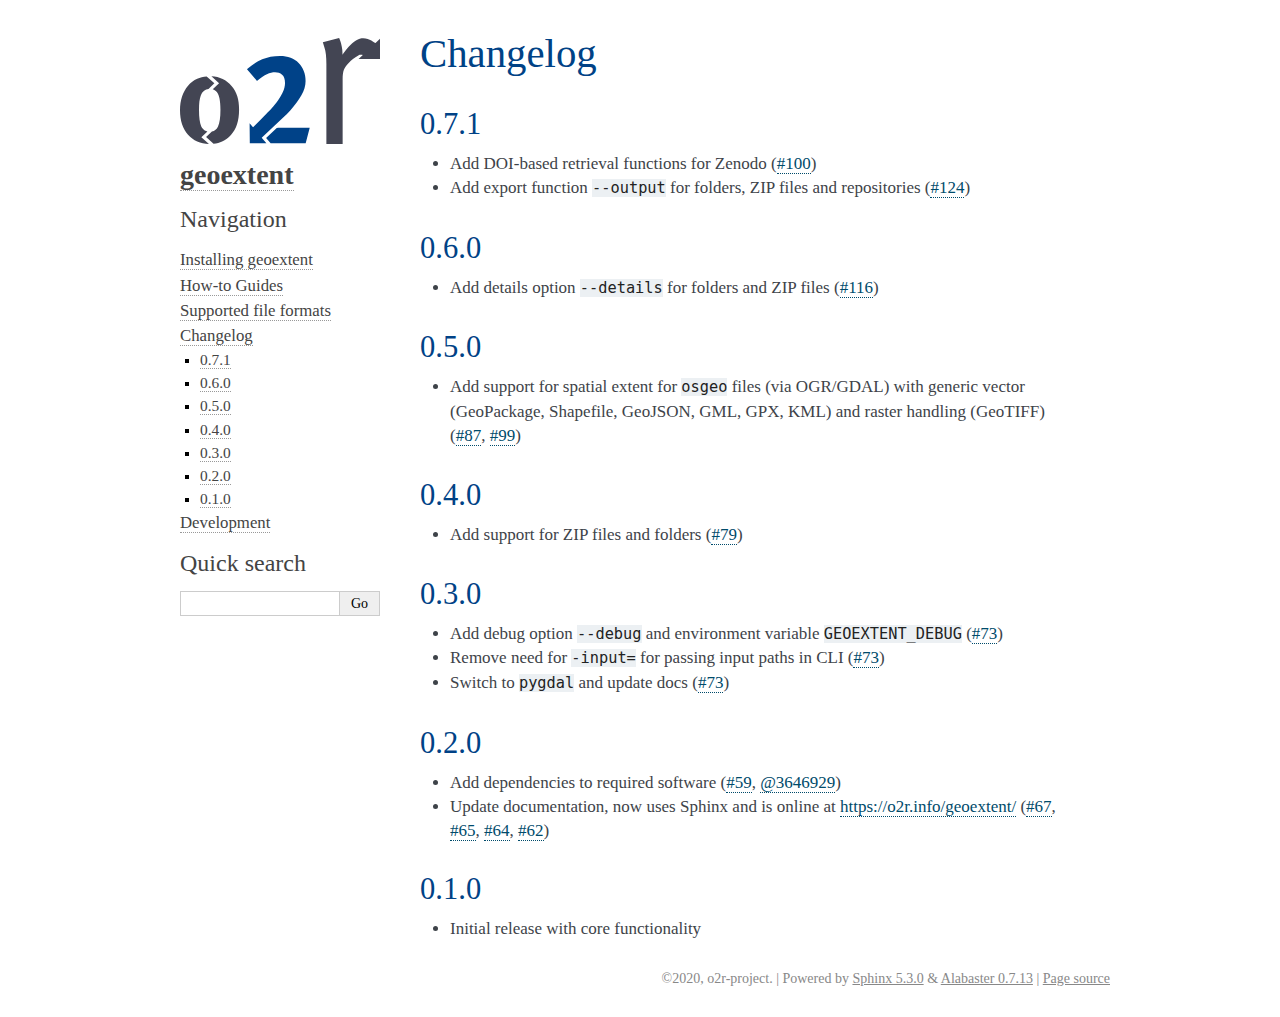
<file: changelog.html>
<!DOCTYPE html>

<html lang="en">
  <head>
    <meta charset="utf-8" />
    <meta name="viewport" content="width=device-width, initial-scale=1.0" /><meta name="generator" content="Docutils 0.19: https://docutils.sourceforge.io/" />

    <title>Changelog &#8212; geoextent 0.7.1 documentation</title>
    <link rel="stylesheet" type="text/css" href="_static/pygments.css" />
    <link rel="stylesheet" type="text/css" href="_static/alabaster.css" />
    <script data-url_root="./" id="documentation_options" src="_static/documentation_options.js"></script>
    <script src="_static/jquery.js"></script>
    <script src="_static/underscore.js"></script>
    <script src="_static/_sphinx_javascript_frameworks_compat.js"></script>
    <script src="_static/doctools.js"></script>
    <script src="_static/sphinx_highlight.js"></script>
    <link rel="shortcut icon" href="_static/favicon.ico"/>
    <link rel="index" title="Index" href="genindex.html" />
    <link rel="search" title="Search" href="search.html" />
    <link rel="next" title="Development" href="development.html" />
    <link rel="prev" title="Supported file formats" href="supportedformats/index_supportedformats.html" />
   
  <link rel="stylesheet" href="_static/custom.css" type="text/css" />
  
  
  <meta name="viewport" content="width=device-width, initial-scale=0.9, maximum-scale=0.9" />

  </head><body>
  

    <div class="document">
      <div class="documentwrapper">
        <div class="bodywrapper">
          

          <div class="body" role="main">
            
  <section id="changelog">
<h1>Changelog<a class="headerlink" href="#changelog" title="Permalink to this heading">¶</a></h1>
<section id="id1">
<h2>0.7.1<a class="headerlink" href="#id1" title="Permalink to this heading">¶</a></h2>
<ul class="simple">
<li><p>Add DOI-based retrieval functions for Zenodo (<a class="reference external" href="https://github.com/o2r-project/geoextent/pull/100">#100</a>)</p></li>
<li><p>Add export function <code class="docutils literal notranslate"><span class="pre">--output</span></code> for folders, ZIP files and repositories (<a class="reference external" href="https://github.com/o2r-project/geoextent/pull/124">#124</a>)</p></li>
</ul>
</section>
<section id="id2">
<h2>0.6.0<a class="headerlink" href="#id2" title="Permalink to this heading">¶</a></h2>
<ul class="simple">
<li><p>Add details option <code class="docutils literal notranslate"><span class="pre">--details</span></code> for folders and ZIP files (<a class="reference external" href="https://github.com/o2r-project/geoextent/pull/116">#116</a>)</p></li>
</ul>
</section>
<section id="id3">
<h2>0.5.0<a class="headerlink" href="#id3" title="Permalink to this heading">¶</a></h2>
<ul class="simple">
<li><p>Add support for spatial extent for <code class="docutils literal notranslate"><span class="pre">osgeo</span></code> files (via OGR/GDAL) with generic vector (GeoPackage, Shapefile, GeoJSON, GML, GPX, KML) and raster handling (GeoTIFF) (<a class="reference external" href="https://github.com/o2r-project/geoextent/pull/87">#87</a>, <a class="reference external" href="https://github.com/o2r-project/geoextent/pull/99">#99</a>)</p></li>
</ul>
</section>
<section id="id4">
<h2>0.4.0<a class="headerlink" href="#id4" title="Permalink to this heading">¶</a></h2>
<ul class="simple">
<li><p>Add support for ZIP files and folders (<a class="reference external" href="https://github.com/o2r-project/geoextent/pull/79">#79</a>)</p></li>
</ul>
</section>
<section id="id5">
<h2>0.3.0<a class="headerlink" href="#id5" title="Permalink to this heading">¶</a></h2>
<ul class="simple">
<li><p>Add debug option <code class="docutils literal notranslate"><span class="pre">--debug</span></code> and environment variable <code class="docutils literal notranslate"><span class="pre">GEOEXTENT_DEBUG</span></code> (<a class="reference external" href="https://github.com/o2r-project/geoextent/pull/73">#73</a>)</p></li>
<li><p>Remove need for <code class="docutils literal notranslate"><span class="pre">-input=</span></code> for passing input paths in CLI (<a class="reference external" href="https://github.com/o2r-project/geoextent/pull/73">#73</a>)</p></li>
<li><p>Switch to <code class="docutils literal notranslate"><span class="pre">pygdal</span></code> and update docs (<a class="reference external" href="https://github.com/o2r-project/geoextent/pull/73">#73</a>)</p></li>
</ul>
</section>
<section id="id6">
<h2>0.2.0<a class="headerlink" href="#id6" title="Permalink to this heading">¶</a></h2>
<ul class="simple">
<li><p>Add dependencies to required software (<a class="reference external" href="https://github.com/o2r-project/geoextent/pull/59">#59</a>, <a class="reference external" href="https://github.com/o2r-project/geoextent/commit/364692964fc34c467c21a7072e1eefb9d354fbb8">&#64;3646929</a>)</p></li>
<li><p>Update documentation, now uses Sphinx and is online at <a class="reference external" href="https://o2r.info/geoextent/">https://o2r.info/geoextent/</a> (<a class="reference external" href="https://github.com/o2r-project/geoextent/pull/67">#67</a>, <a class="reference external" href="https://github.com/o2r-project/geoextent/pull/65">#65</a>, <a class="reference external" href="https://github.com/o2r-project/geoextent/pull/64">#64</a>, <a class="reference external" href="https://github.com/o2r-project/geoextent/pull/62">#62</a>)</p></li>
</ul>
</section>
<section id="id7">
<h2>0.1.0<a class="headerlink" href="#id7" title="Permalink to this heading">¶</a></h2>
<ul class="simple">
<li><p>Initial release with core functionality</p></li>
</ul>
</section>
</section>


          </div>
          
        </div>
      </div>
      <div class="sphinxsidebar" role="navigation" aria-label="main navigation">
        <div class="sphinxsidebarwrapper">
            <p class="logo"><a href="index.html">
              <img class="logo" src="_static/o2r-logo-only.svg" alt="Logo"/>
            </a></p>
<h1 class="logo"><a href="index.html">geoextent</a></h1>








<h3>Navigation</h3>
<ul class="current">
<li class="toctree-l1"><a class="reference internal" href="install.html">Installing geoextent</a></li>
<li class="toctree-l1"><a class="reference internal" href="howto/index_howto.html">How-to Guides</a></li>
<li class="toctree-l1"><a class="reference internal" href="supportedformats/index_supportedformats.html">Supported file formats</a></li>
<li class="toctree-l1 current"><a class="current reference internal" href="#">Changelog</a><ul>
<li class="toctree-l2"><a class="reference internal" href="#id1">0.7.1</a></li>
<li class="toctree-l2"><a class="reference internal" href="#id2">0.6.0</a></li>
<li class="toctree-l2"><a class="reference internal" href="#id3">0.5.0</a></li>
<li class="toctree-l2"><a class="reference internal" href="#id4">0.4.0</a></li>
<li class="toctree-l2"><a class="reference internal" href="#id5">0.3.0</a></li>
<li class="toctree-l2"><a class="reference internal" href="#id6">0.2.0</a></li>
<li class="toctree-l2"><a class="reference internal" href="#id7">0.1.0</a></li>
</ul>
</li>
<li class="toctree-l1"><a class="reference internal" href="development.html">Development</a></li>
</ul>

<div class="relations">
<h3>Related Topics</h3>
<ul>
  <li><a href="index.html">Documentation overview</a><ul>
      <li>Previous: <a href="supportedformats/index_supportedformats.html" title="previous chapter">Supported file formats</a></li>
      <li>Next: <a href="development.html" title="next chapter">Development</a></li>
  </ul></li>
</ul>
</div>
<div id="searchbox" style="display: none" role="search">
  <h3 id="searchlabel">Quick search</h3>
    <div class="searchformwrapper">
    <form class="search" action="search.html" method="get">
      <input type="text" name="q" aria-labelledby="searchlabel" autocomplete="off" autocorrect="off" autocapitalize="off" spellcheck="false"/>
      <input type="submit" value="Go" />
    </form>
    </div>
</div>
<script>document.getElementById('searchbox').style.display = "block"</script>








        </div>
      </div>
      <div class="clearer"></div>
    </div>
    <div class="footer">
      &copy;2020, o2r-project.
      
      |
      Powered by <a href="http://sphinx-doc.org/">Sphinx 5.3.0</a>
      &amp; <a href="https://github.com/bitprophet/alabaster">Alabaster 0.7.13</a>
      
      |
      <a href="_sources/changelog.rst.txt"
          rel="nofollow">Page source</a>
    </div>

    

    
  </body>
</html>
</file>
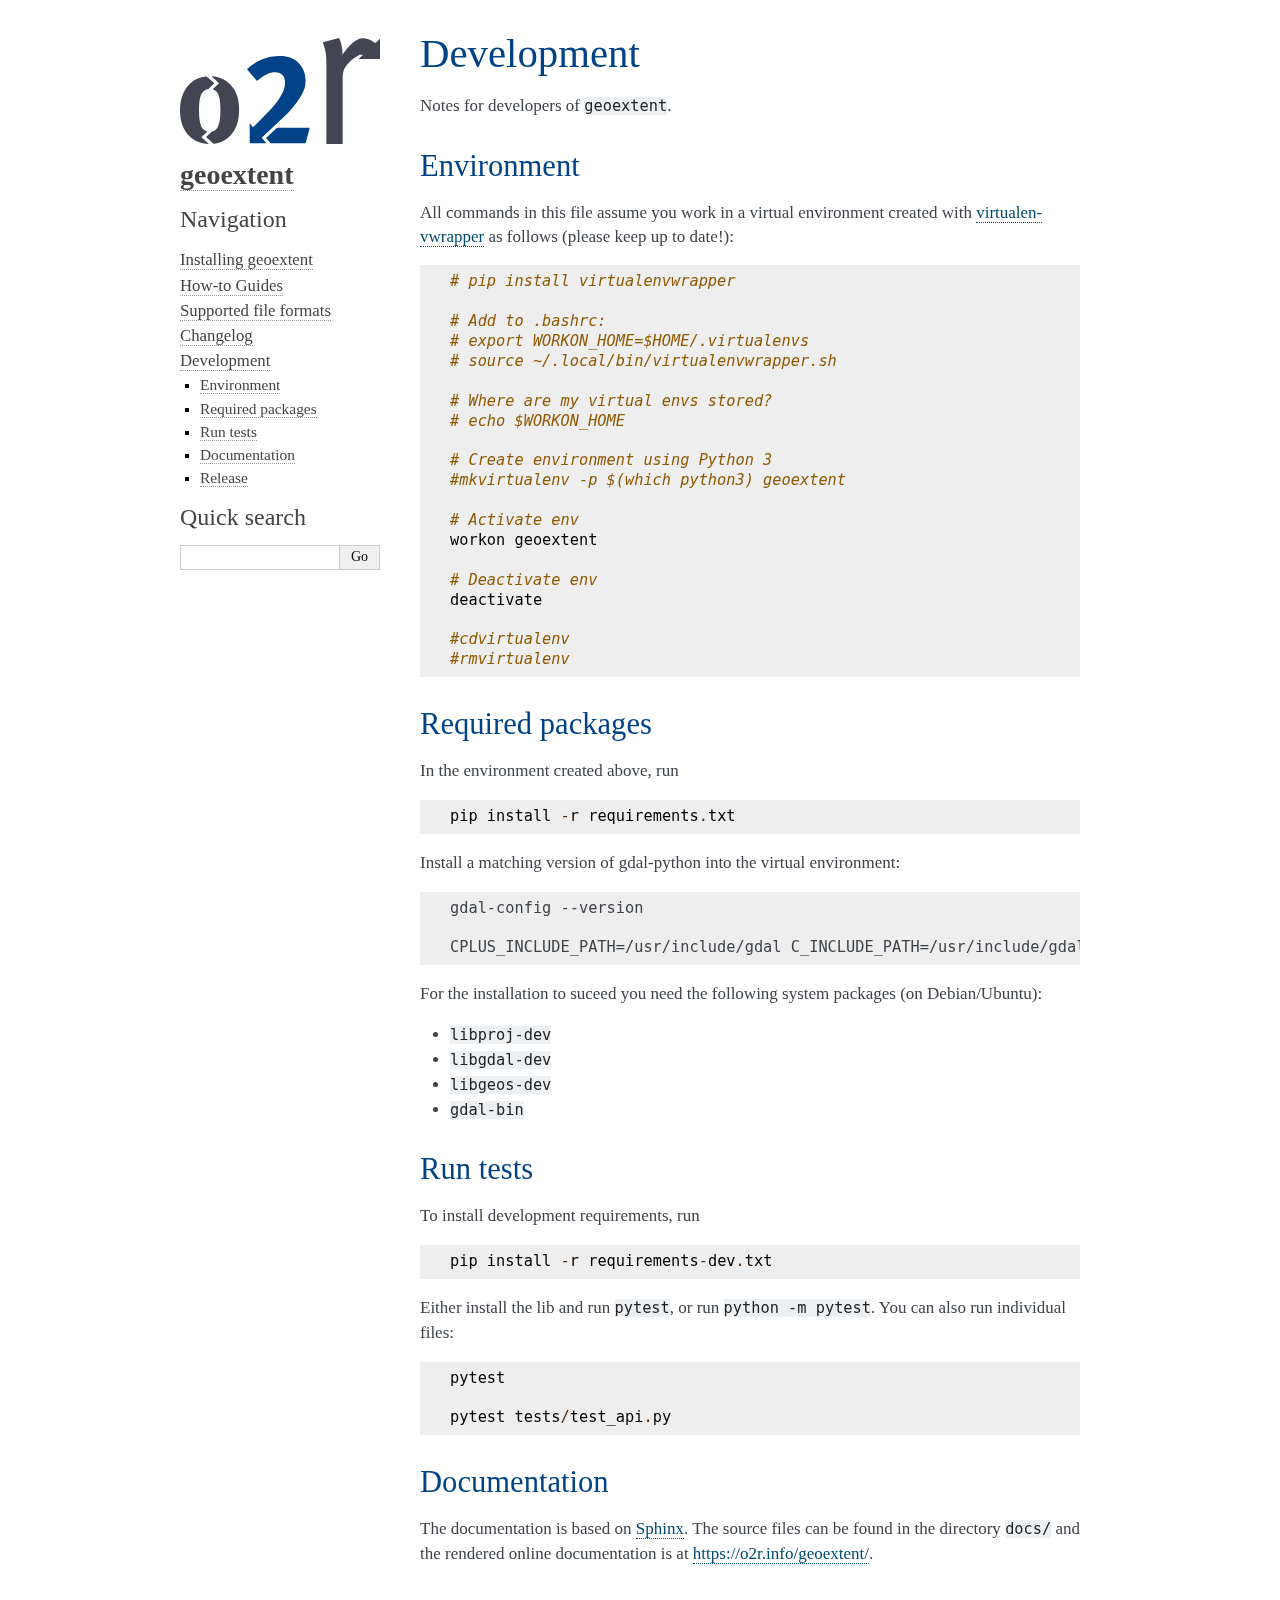
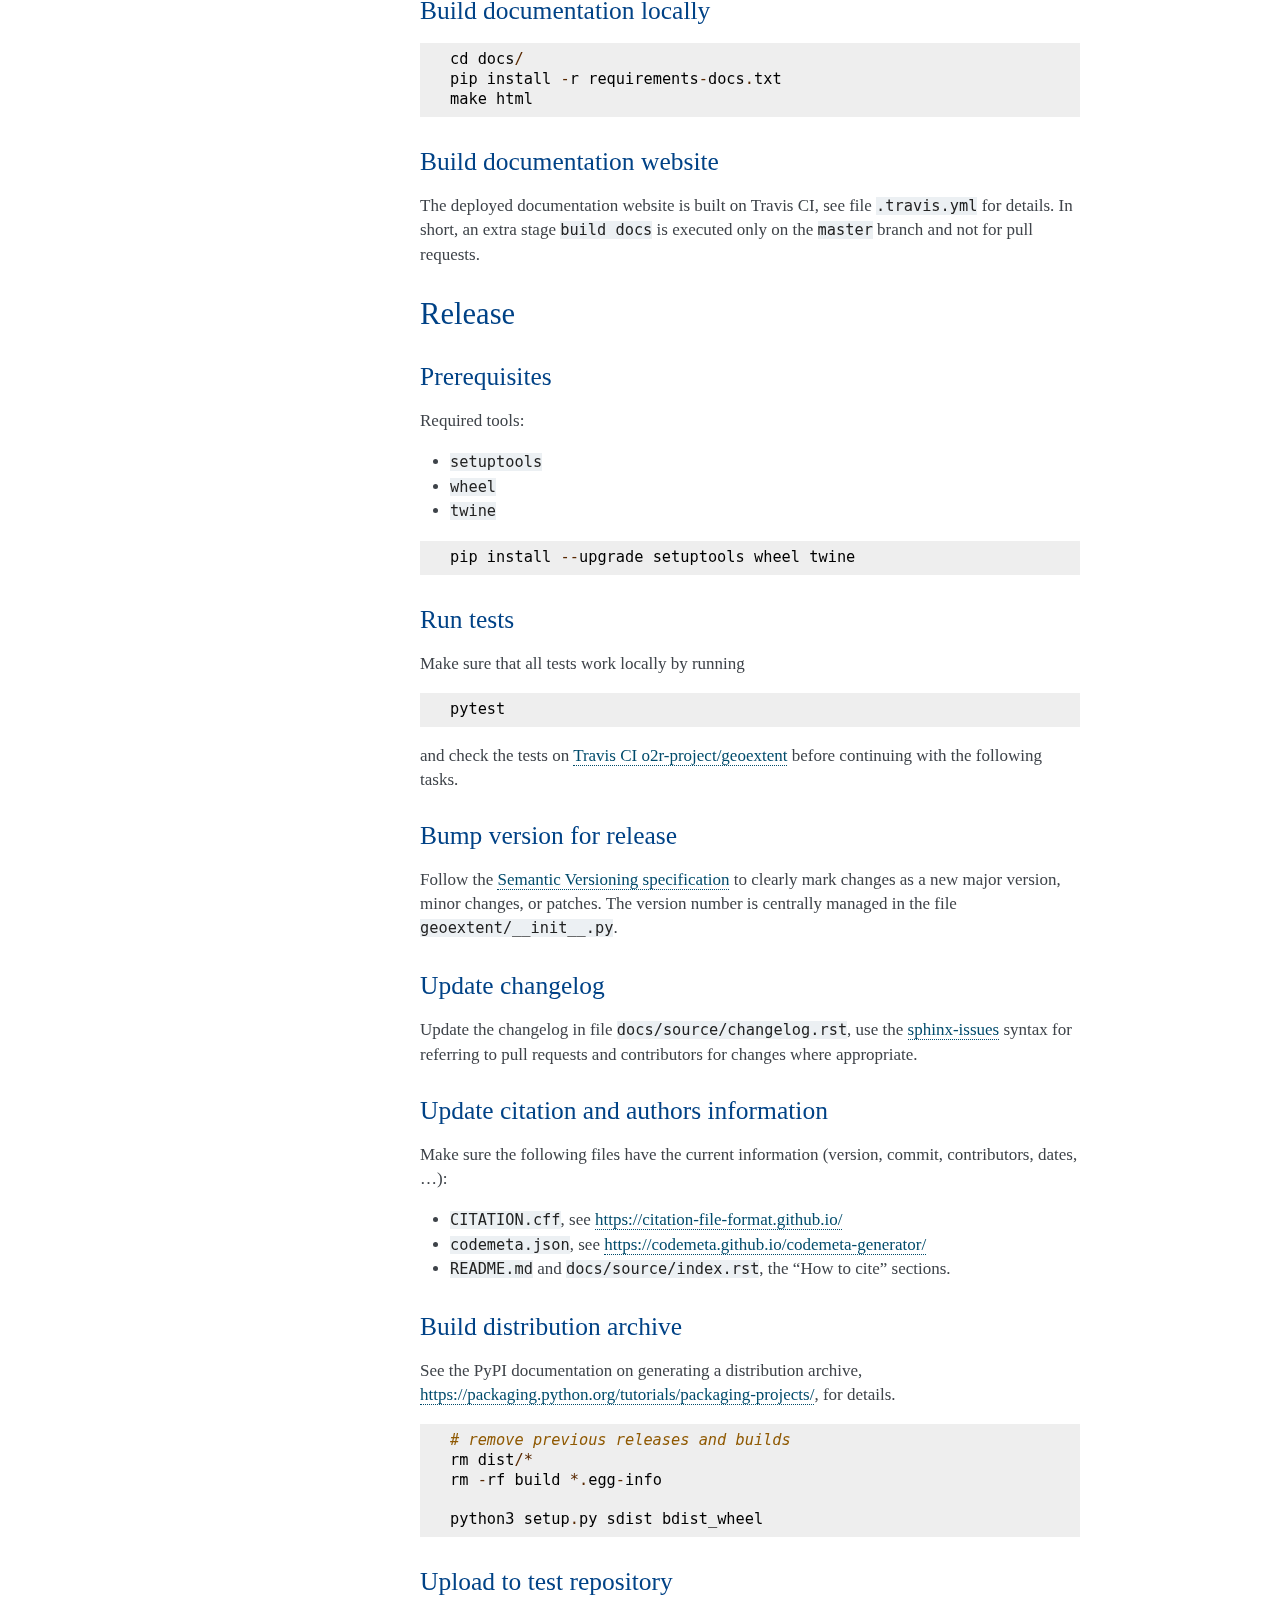
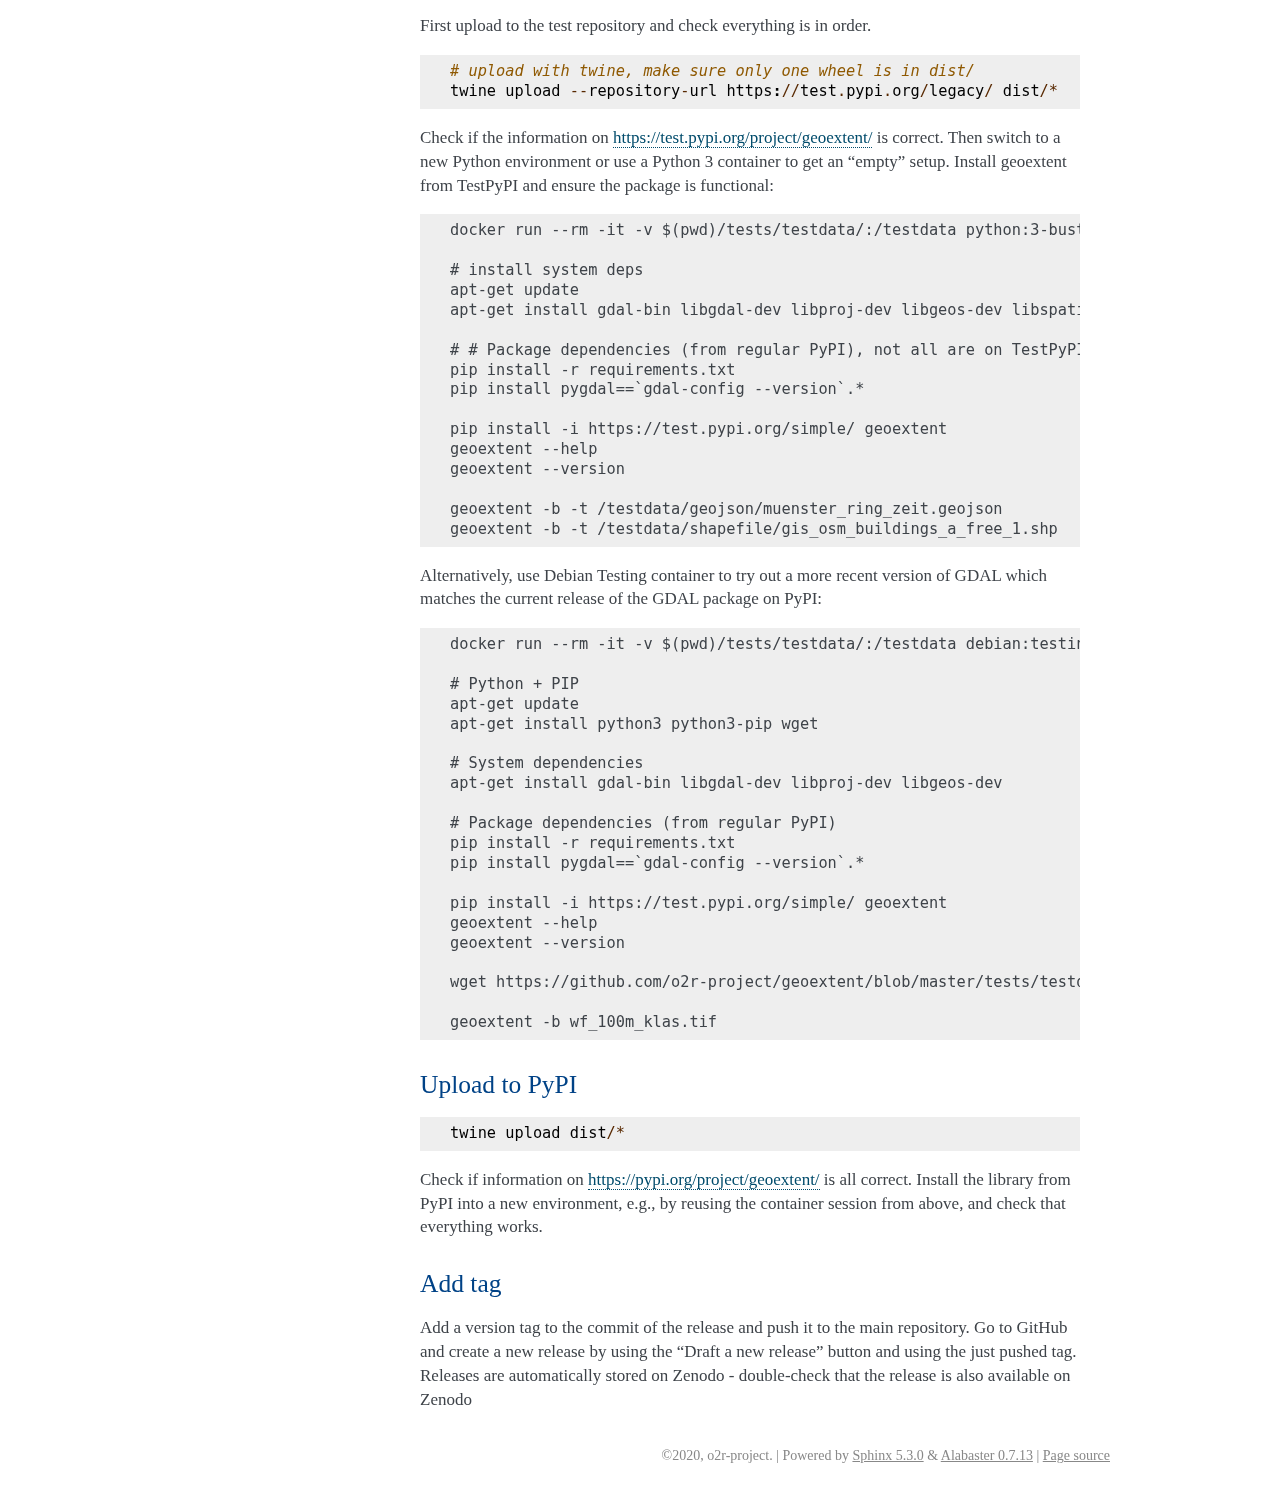
<file: development.html>
<!DOCTYPE html>

<html lang="en">
  <head>
    <meta charset="utf-8" />
    <meta name="viewport" content="width=device-width, initial-scale=1.0" /><meta name="generator" content="Docutils 0.19: https://docutils.sourceforge.io/" />

    <title>Development &#8212; geoextent 0.7.1 documentation</title>
    <link rel="stylesheet" type="text/css" href="_static/pygments.css" />
    <link rel="stylesheet" type="text/css" href="_static/alabaster.css" />
    <script data-url_root="./" id="documentation_options" src="_static/documentation_options.js"></script>
    <script src="_static/jquery.js"></script>
    <script src="_static/underscore.js"></script>
    <script src="_static/_sphinx_javascript_frameworks_compat.js"></script>
    <script src="_static/doctools.js"></script>
    <script src="_static/sphinx_highlight.js"></script>
    <link rel="shortcut icon" href="_static/favicon.ico"/>
    <link rel="index" title="Index" href="genindex.html" />
    <link rel="search" title="Search" href="search.html" />
    <link rel="prev" title="Changelog" href="changelog.html" />
   
  <link rel="stylesheet" href="_static/custom.css" type="text/css" />
  
  
  <meta name="viewport" content="width=device-width, initial-scale=0.9, maximum-scale=0.9" />

  </head><body>
  

    <div class="document">
      <div class="documentwrapper">
        <div class="bodywrapper">
          

          <div class="body" role="main">
            
  <section id="development">
<h1>Development<a class="headerlink" href="#development" title="Permalink to this heading">¶</a></h1>
<p>Notes for developers of <code class="docutils literal notranslate"><span class="pre">geoextent</span></code>.</p>
<section id="environment">
<h2>Environment<a class="headerlink" href="#environment" title="Permalink to this heading">¶</a></h2>
<p>All commands in this file assume you work in a virtual environment created with <a class="reference external" href="https://virtualenvwrapper.readthedocs.io/en/latest/install.html">virtualenvwrapper</a> as follows (please keep up to date!):</p>
<div class="highlight-default notranslate"><div class="highlight"><pre><span></span><span class="c1"># pip install virtualenvwrapper</span>

<span class="c1"># Add to .bashrc:</span>
<span class="c1"># export WORKON_HOME=$HOME/.virtualenvs</span>
<span class="c1"># source ~/.local/bin/virtualenvwrapper.sh</span>

<span class="c1"># Where are my virtual envs stored?</span>
<span class="c1"># echo $WORKON_HOME</span>

<span class="c1"># Create environment using Python 3</span>
<span class="c1">#mkvirtualenv -p $(which python3) geoextent</span>

<span class="c1"># Activate env</span>
<span class="n">workon</span> <span class="n">geoextent</span>

<span class="c1"># Deactivate env</span>
<span class="n">deactivate</span>

<span class="c1">#cdvirtualenv</span>
<span class="c1">#rmvirtualenv</span>
</pre></div>
</div>
</section>
<section id="required-packages">
<h2>Required packages<a class="headerlink" href="#required-packages" title="Permalink to this heading">¶</a></h2>
<p>In the environment created above, run</p>
<div class="highlight-default notranslate"><div class="highlight"><pre><span></span><span class="n">pip</span> <span class="n">install</span> <span class="o">-</span><span class="n">r</span> <span class="n">requirements</span><span class="o">.</span><span class="n">txt</span>
</pre></div>
</div>
<p>Install a matching version of gdal-python into the virtual environment:</p>
<div class="highlight-default notranslate"><div class="highlight"><pre><span></span>gdal-config --version

CPLUS_INCLUDE_PATH=/usr/include/gdal C_INCLUDE_PATH=/usr/include/gdal pip install gdal==`gdal-config --version`
</pre></div>
</div>
<p>For the installation to suceed you need the following system packages (on Debian/Ubuntu):</p>
<ul class="simple">
<li><p><code class="docutils literal notranslate"><span class="pre">libproj-dev</span></code></p></li>
<li><p><code class="docutils literal notranslate"><span class="pre">libgdal-dev</span></code></p></li>
<li><p><code class="docutils literal notranslate"><span class="pre">libgeos-dev</span></code></p></li>
<li><p><code class="docutils literal notranslate"><span class="pre">gdal-bin</span></code></p></li>
</ul>
</section>
<section id="run-tests">
<h2>Run tests<a class="headerlink" href="#run-tests" title="Permalink to this heading">¶</a></h2>
<p>To install development requirements, run</p>
<div class="highlight-default notranslate"><div class="highlight"><pre><span></span><span class="n">pip</span> <span class="n">install</span> <span class="o">-</span><span class="n">r</span> <span class="n">requirements</span><span class="o">-</span><span class="n">dev</span><span class="o">.</span><span class="n">txt</span>
</pre></div>
</div>
<p>Either install the lib and run <code class="docutils literal notranslate"><span class="pre">pytest</span></code>, or run <code class="docutils literal notranslate"><span class="pre">python</span> <span class="pre">-m</span> <span class="pre">pytest</span></code>.
You can also run individual files:</p>
<div class="highlight-default notranslate"><div class="highlight"><pre><span></span><span class="n">pytest</span>

<span class="n">pytest</span> <span class="n">tests</span><span class="o">/</span><span class="n">test_api</span><span class="o">.</span><span class="n">py</span>
</pre></div>
</div>
</section>
<section id="documentation">
<h2>Documentation<a class="headerlink" href="#documentation" title="Permalink to this heading">¶</a></h2>
<p>The documentation is based on <a class="reference external" href="https://www.sphinx-doc.org">Sphinx</a>.
The source files can be found in the directory <code class="docutils literal notranslate"><span class="pre">docs/</span></code> and the rendered online documentation is at <a class="reference external" href="https://o2r.info/geoextent/">https://o2r.info/geoextent/</a>.</p>
<section id="build-documentation-locally">
<h3>Build documentation locally<a class="headerlink" href="#build-documentation-locally" title="Permalink to this heading">¶</a></h3>
<div class="highlight-default notranslate"><div class="highlight"><pre><span></span><span class="n">cd</span> <span class="n">docs</span><span class="o">/</span>
<span class="n">pip</span> <span class="n">install</span> <span class="o">-</span><span class="n">r</span> <span class="n">requirements</span><span class="o">-</span><span class="n">docs</span><span class="o">.</span><span class="n">txt</span>
<span class="n">make</span> <span class="n">html</span>
</pre></div>
</div>
</section>
<section id="build-documentation-website">
<h3>Build documentation website<a class="headerlink" href="#build-documentation-website" title="Permalink to this heading">¶</a></h3>
<p>The deployed documentation website is built on Travis CI, see file <code class="docutils literal notranslate"><span class="pre">.travis.yml</span></code> for details.
In short, an extra stage <code class="docutils literal notranslate"><span class="pre">build</span> <span class="pre">docs</span></code> is executed only on the <code class="docutils literal notranslate"><span class="pre">master</span></code> branch and not for pull requests.</p>
</section>
</section>
<section id="release">
<h2>Release<a class="headerlink" href="#release" title="Permalink to this heading">¶</a></h2>
<section id="prerequisites">
<h3>Prerequisites<a class="headerlink" href="#prerequisites" title="Permalink to this heading">¶</a></h3>
<p>Required tools:</p>
<ul class="simple">
<li><p><code class="docutils literal notranslate"><span class="pre">setuptools</span></code></p></li>
<li><p><code class="docutils literal notranslate"><span class="pre">wheel</span></code></p></li>
<li><p><code class="docutils literal notranslate"><span class="pre">twine</span></code></p></li>
</ul>
<div class="highlight-default notranslate"><div class="highlight"><pre><span></span><span class="n">pip</span> <span class="n">install</span> <span class="o">--</span><span class="n">upgrade</span> <span class="n">setuptools</span> <span class="n">wheel</span> <span class="n">twine</span>
</pre></div>
</div>
</section>
<section id="id1">
<h3>Run tests<a class="headerlink" href="#id1" title="Permalink to this heading">¶</a></h3>
<p>Make sure that all tests work locally by running</p>
<div class="highlight-default notranslate"><div class="highlight"><pre><span></span><span class="n">pytest</span>
</pre></div>
</div>
<p>and check the tests on <a class="reference external" href="https://travis-ci.org/github/o2r-project/geoextent">Travis CI o2r-project/geoextent</a> before continuing with the following tasks.</p>
</section>
<section id="bump-version-for-release">
<h3>Bump version for release<a class="headerlink" href="#bump-version-for-release" title="Permalink to this heading">¶</a></h3>
<p>Follow the <a class="reference external" href="https://semver.org/">Semantic Versioning specification</a> to clearly mark changes as a new major version, minor changes, or patches.
The version number is centrally managed in the file <code class="docutils literal notranslate"><span class="pre">geoextent/__init__.py</span></code>.</p>
</section>
<section id="update-changelog">
<h3>Update changelog<a class="headerlink" href="#update-changelog" title="Permalink to this heading">¶</a></h3>
<p>Update the changelog in file <code class="docutils literal notranslate"><span class="pre">docs/source/changelog.rst</span></code>, use the <a class="reference external" href="https://github.com/sloria/sphinx-issues">sphinx-issues</a> syntax for referring to pull requests and contributors for changes where appropriate.</p>
</section>
<section id="update-citation-and-authors-information">
<h3>Update citation and authors information<a class="headerlink" href="#update-citation-and-authors-information" title="Permalink to this heading">¶</a></h3>
<p>Make sure the following files have the current information (version, commit, contributors, dates, …):</p>
<ul class="simple">
<li><p><code class="docutils literal notranslate"><span class="pre">CITATION.cff</span></code>, see <a class="reference external" href="https://citation-file-format.github.io/">https://citation-file-format.github.io/</a></p></li>
<li><p><code class="docutils literal notranslate"><span class="pre">codemeta.json</span></code>, see <a class="reference external" href="https://codemeta.github.io/codemeta-generator/">https://codemeta.github.io/codemeta-generator/</a></p></li>
<li><p><code class="docutils literal notranslate"><span class="pre">README.md</span></code> and <code class="docutils literal notranslate"><span class="pre">docs/source/index.rst</span></code>, the “How to cite” sections.</p></li>
</ul>
</section>
<section id="build-distribution-archive">
<h3>Build distribution archive<a class="headerlink" href="#build-distribution-archive" title="Permalink to this heading">¶</a></h3>
<p>See the PyPI documentation on generating a distribution archive, <a class="reference external" href="https://packaging.python.org/tutorials/packaging-projects/">https://packaging.python.org/tutorials/packaging-projects/</a>, for details.</p>
<div class="highlight-default notranslate"><div class="highlight"><pre><span></span><span class="c1"># remove previous releases and builds</span>
<span class="n">rm</span> <span class="n">dist</span><span class="o">/*</span>
<span class="n">rm</span> <span class="o">-</span><span class="n">rf</span> <span class="n">build</span> <span class="o">*.</span><span class="n">egg</span><span class="o">-</span><span class="n">info</span>

<span class="n">python3</span> <span class="n">setup</span><span class="o">.</span><span class="n">py</span> <span class="n">sdist</span> <span class="n">bdist_wheel</span>
</pre></div>
</div>
</section>
<section id="upload-to-test-repository">
<h3>Upload to test repository<a class="headerlink" href="#upload-to-test-repository" title="Permalink to this heading">¶</a></h3>
<p>First upload to the test repository and check everything is in order.</p>
<div class="highlight-default notranslate"><div class="highlight"><pre><span></span><span class="c1"># upload with twine, make sure only one wheel is in dist/</span>
<span class="n">twine</span> <span class="n">upload</span> <span class="o">--</span><span class="n">repository</span><span class="o">-</span><span class="n">url</span> <span class="n">https</span><span class="p">:</span><span class="o">//</span><span class="n">test</span><span class="o">.</span><span class="n">pypi</span><span class="o">.</span><span class="n">org</span><span class="o">/</span><span class="n">legacy</span><span class="o">/</span> <span class="n">dist</span><span class="o">/*</span>
</pre></div>
</div>
<p>Check if the information on <a class="reference external" href="https://test.pypi.org/project/geoextent/">https://test.pypi.org/project/geoextent/</a> is correct.
Then switch to a new Python environment or use a Python 3 container to get an “empty” setup.
Install geoextent from TestPyPI and ensure the package is functional:</p>
<div class="highlight-default notranslate"><div class="highlight"><pre><span></span>docker run --rm -it -v $(pwd)/tests/testdata/:/testdata python:3-buster /bin/bash

# install system deps
apt-get update
apt-get install gdal-bin libgdal-dev libproj-dev libgeos-dev libspatialite-dev netcdf-bin

# # Package dependencies (from regular PyPI), not all are on TestPyPI
pip install -r requirements.txt
pip install pygdal==`gdal-config --version`.*

pip install -i https://test.pypi.org/simple/ geoextent
geoextent --help
geoextent --version

geoextent -b -t /testdata/geojson/muenster_ring_zeit.geojson
geoextent -b -t /testdata/shapefile/gis_osm_buildings_a_free_1.shp
</pre></div>
</div>
<p>Alternatively, use Debian Testing container to try out a more recent version of GDAL which matches the current release of the GDAL package on PyPI:</p>
<div class="highlight-default notranslate"><div class="highlight"><pre><span></span>docker run --rm -it -v $(pwd)/tests/testdata/:/testdata debian:testing

# Python + PIP
apt-get update
apt-get install python3 python3-pip wget

# System dependencies
apt-get install gdal-bin libgdal-dev libproj-dev libgeos-dev

# Package dependencies (from regular PyPI)
pip install -r requirements.txt
pip install pygdal==`gdal-config --version`.*

pip install -i https://test.pypi.org/simple/ geoextent
geoextent --help
geoextent --version

wget https://github.com/o2r-project/geoextent/blob/master/tests/testdata/tif/wf_100m_klas.tif

geoextent -b wf_100m_klas.tif
</pre></div>
</div>
</section>
<section id="upload-to-pypi">
<h3>Upload to PyPI<a class="headerlink" href="#upload-to-pypi" title="Permalink to this heading">¶</a></h3>
<div class="highlight-default notranslate"><div class="highlight"><pre><span></span><span class="n">twine</span> <span class="n">upload</span> <span class="n">dist</span><span class="o">/*</span>
</pre></div>
</div>
<p>Check if information on <a class="reference external" href="https://pypi.org/project/geoextent/">https://pypi.org/project/geoextent/</a> is all correct.
Install the library from PyPI into a new environment, e.g., by reusing the container session from above, and check that everything works.</p>
</section>
<section id="add-tag">
<h3>Add tag<a class="headerlink" href="#add-tag" title="Permalink to this heading">¶</a></h3>
<p>Add a version tag to the commit of the release and push it to the main repository.
Go to GitHub and create a new release by using the “Draft a new release” button and using the just pushed tag.
Releases are automatically stored on Zenodo - double-check that the release is also available on Zenodo</p>
</section>
</section>
</section>


          </div>
          
        </div>
      </div>
      <div class="sphinxsidebar" role="navigation" aria-label="main navigation">
        <div class="sphinxsidebarwrapper">
            <p class="logo"><a href="index.html">
              <img class="logo" src="_static/o2r-logo-only.svg" alt="Logo"/>
            </a></p>
<h1 class="logo"><a href="index.html">geoextent</a></h1>








<h3>Navigation</h3>
<ul class="current">
<li class="toctree-l1"><a class="reference internal" href="install.html">Installing geoextent</a></li>
<li class="toctree-l1"><a class="reference internal" href="howto/index_howto.html">How-to Guides</a></li>
<li class="toctree-l1"><a class="reference internal" href="supportedformats/index_supportedformats.html">Supported file formats</a></li>
<li class="toctree-l1"><a class="reference internal" href="changelog.html">Changelog</a></li>
<li class="toctree-l1 current"><a class="current reference internal" href="#">Development</a><ul>
<li class="toctree-l2"><a class="reference internal" href="#environment">Environment</a></li>
<li class="toctree-l2"><a class="reference internal" href="#required-packages">Required packages</a></li>
<li class="toctree-l2"><a class="reference internal" href="#run-tests">Run tests</a></li>
<li class="toctree-l2"><a class="reference internal" href="#documentation">Documentation</a></li>
<li class="toctree-l2"><a class="reference internal" href="#release">Release</a></li>
</ul>
</li>
</ul>

<div class="relations">
<h3>Related Topics</h3>
<ul>
  <li><a href="index.html">Documentation overview</a><ul>
      <li>Previous: <a href="changelog.html" title="previous chapter">Changelog</a></li>
  </ul></li>
</ul>
</div>
<div id="searchbox" style="display: none" role="search">
  <h3 id="searchlabel">Quick search</h3>
    <div class="searchformwrapper">
    <form class="search" action="search.html" method="get">
      <input type="text" name="q" aria-labelledby="searchlabel" autocomplete="off" autocorrect="off" autocapitalize="off" spellcheck="false"/>
      <input type="submit" value="Go" />
    </form>
    </div>
</div>
<script>document.getElementById('searchbox').style.display = "block"</script>








        </div>
      </div>
      <div class="clearer"></div>
    </div>
    <div class="footer">
      &copy;2020, o2r-project.
      
      |
      Powered by <a href="http://sphinx-doc.org/">Sphinx 5.3.0</a>
      &amp; <a href="https://github.com/bitprophet/alabaster">Alabaster 0.7.13</a>
      
      |
      <a href="_sources/development.rst.txt"
          rel="nofollow">Page source</a>
    </div>

    

    
  </body>
</html>
</file>
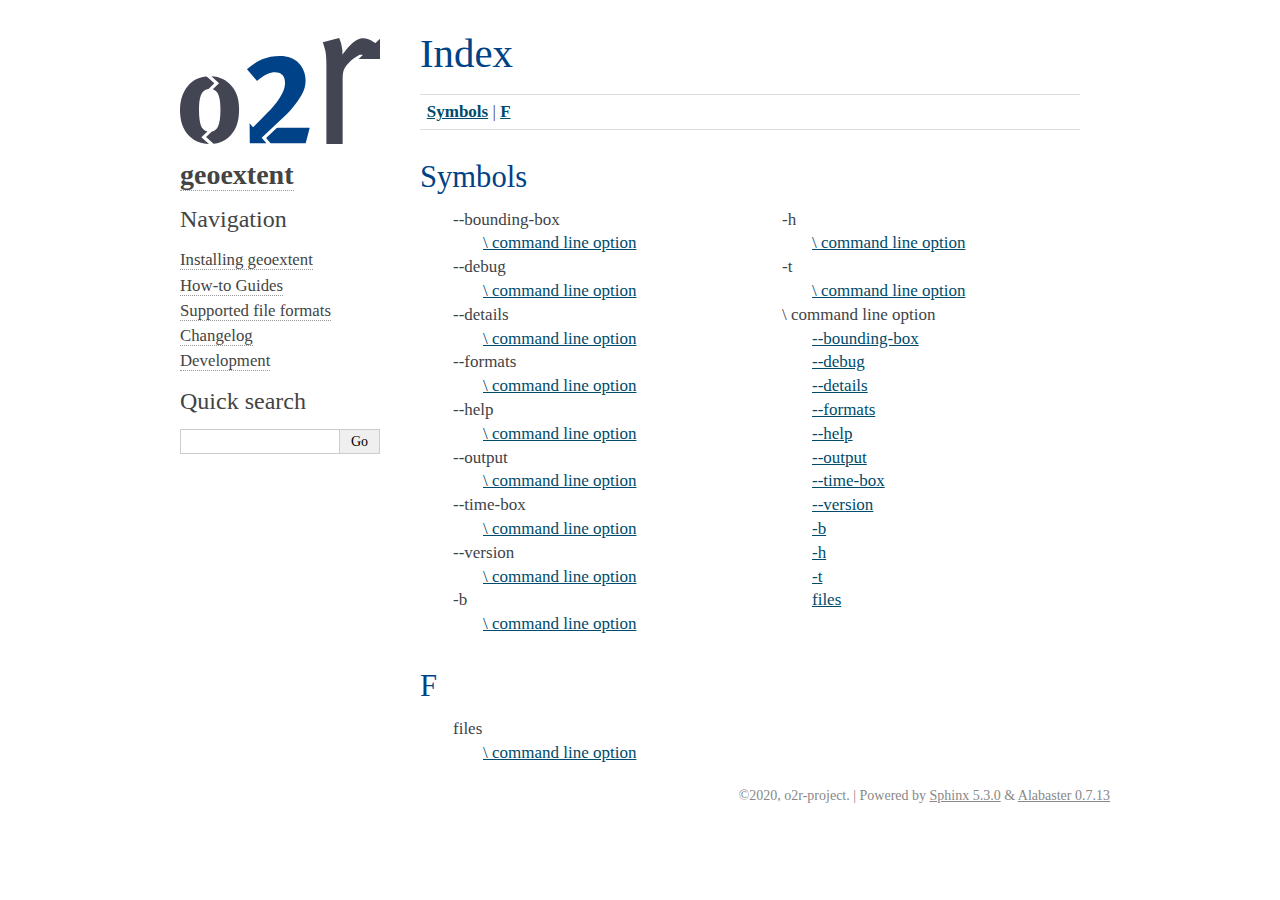
<file: genindex.html>
<!DOCTYPE html>

<html lang="en">
  <head>
    <meta charset="utf-8" />
    <meta name="viewport" content="width=device-width, initial-scale=1.0" />
    <title>Index &#8212; geoextent 0.7.1 documentation</title>
    <link rel="stylesheet" type="text/css" href="_static/pygments.css" />
    <link rel="stylesheet" type="text/css" href="_static/alabaster.css" />
    <script data-url_root="./" id="documentation_options" src="_static/documentation_options.js"></script>
    <script src="_static/jquery.js"></script>
    <script src="_static/underscore.js"></script>
    <script src="_static/_sphinx_javascript_frameworks_compat.js"></script>
    <script src="_static/doctools.js"></script>
    <script src="_static/sphinx_highlight.js"></script>
    <link rel="shortcut icon" href="_static/favicon.ico"/>
    <link rel="index" title="Index" href="#" />
    <link rel="search" title="Search" href="search.html" />
   
  <link rel="stylesheet" href="_static/custom.css" type="text/css" />
  
  
  <meta name="viewport" content="width=device-width, initial-scale=0.9, maximum-scale=0.9" />

  </head><body>
  

    <div class="document">
      <div class="documentwrapper">
        <div class="bodywrapper">
          

          <div class="body" role="main">
            

<h1 id="index">Index</h1>

<div class="genindex-jumpbox">
 <a href="#Symbols"><strong>Symbols</strong></a>
 | <a href="#F"><strong>F</strong></a>
 
</div>
<h2 id="Symbols">Symbols</h2>
<table style="width: 100%" class="indextable genindextable"><tr>
  <td style="width: 33%; vertical-align: top;"><ul>
      <li>
    --bounding-box

      <ul>
        <li><a href="howto/cli.html#cmdoption-b">\ command line option</a>
</li>
      </ul></li>
      <li>
    --debug

      <ul>
        <li><a href="howto/cli.html#cmdoption-debug">\ command line option</a>
</li>
      </ul></li>
      <li>
    --details

      <ul>
        <li><a href="howto/cli.html#cmdoption-details">\ command line option</a>
</li>
      </ul></li>
      <li>
    --formats

      <ul>
        <li><a href="howto/cli.html#cmdoption-formats">\ command line option</a>
</li>
      </ul></li>
      <li>
    --help

      <ul>
        <li><a href="howto/cli.html#cmdoption-h">\ command line option</a>
</li>
      </ul></li>
      <li>
    --output

      <ul>
        <li><a href="howto/cli.html#cmdoption-output">\ command line option</a>
</li>
      </ul></li>
      <li>
    --time-box

      <ul>
        <li><a href="howto/cli.html#cmdoption-t">\ command line option</a>
</li>
      </ul></li>
      <li>
    --version

      <ul>
        <li><a href="howto/cli.html#cmdoption-version">\ command line option</a>
</li>
      </ul></li>
      <li>
    -b

      <ul>
        <li><a href="howto/cli.html#cmdoption-b">\ command line option</a>
</li>
      </ul></li>
  </ul></td>
  <td style="width: 33%; vertical-align: top;"><ul>
      <li>
    -h

      <ul>
        <li><a href="howto/cli.html#cmdoption-h">\ command line option</a>
</li>
      </ul></li>
      <li>
    -t

      <ul>
        <li><a href="howto/cli.html#cmdoption-t">\ command line option</a>
</li>
      </ul></li>
      <li>
    \ command line option

      <ul>
        <li><a href="howto/cli.html#cmdoption-b">--bounding-box</a>
</li>
        <li><a href="howto/cli.html#cmdoption-debug">--debug</a>
</li>
        <li><a href="howto/cli.html#cmdoption-details">--details</a>
</li>
        <li><a href="howto/cli.html#cmdoption-formats">--formats</a>
</li>
        <li><a href="howto/cli.html#cmdoption-h">--help</a>
</li>
        <li><a href="howto/cli.html#cmdoption-output">--output</a>
</li>
        <li><a href="howto/cli.html#cmdoption-t">--time-box</a>
</li>
        <li><a href="howto/cli.html#cmdoption-version">--version</a>
</li>
        <li><a href="howto/cli.html#cmdoption-b">-b</a>
</li>
        <li><a href="howto/cli.html#cmdoption-h">-h</a>
</li>
        <li><a href="howto/cli.html#cmdoption-t">-t</a>
</li>
        <li><a href="howto/cli.html#cmdoption-arg-files">files</a>
</li>
      </ul></li>
  </ul></td>
</tr></table>

<h2 id="F">F</h2>
<table style="width: 100%" class="indextable genindextable"><tr>
  <td style="width: 33%; vertical-align: top;"><ul>
      <li>
    files

      <ul>
        <li><a href="howto/cli.html#cmdoption-arg-files">\ command line option</a>
</li>
      </ul></li>
  </ul></td>
</tr></table>



          </div>
          
        </div>
      </div>
      <div class="sphinxsidebar" role="navigation" aria-label="main navigation">
        <div class="sphinxsidebarwrapper">
            <p class="logo"><a href="index.html">
              <img class="logo" src="_static/o2r-logo-only.svg" alt="Logo"/>
            </a></p>
<h1 class="logo"><a href="index.html">geoextent</a></h1>








<h3>Navigation</h3>
<ul>
<li class="toctree-l1"><a class="reference internal" href="install.html">Installing geoextent</a></li>
<li class="toctree-l1"><a class="reference internal" href="howto/index_howto.html">How-to Guides</a></li>
<li class="toctree-l1"><a class="reference internal" href="supportedformats/index_supportedformats.html">Supported file formats</a></li>
<li class="toctree-l1"><a class="reference internal" href="changelog.html">Changelog</a></li>
<li class="toctree-l1"><a class="reference internal" href="development.html">Development</a></li>
</ul>

<div class="relations">
<h3>Related Topics</h3>
<ul>
  <li><a href="index.html">Documentation overview</a><ul>
  </ul></li>
</ul>
</div>
<div id="searchbox" style="display: none" role="search">
  <h3 id="searchlabel">Quick search</h3>
    <div class="searchformwrapper">
    <form class="search" action="search.html" method="get">
      <input type="text" name="q" aria-labelledby="searchlabel" autocomplete="off" autocorrect="off" autocapitalize="off" spellcheck="false"/>
      <input type="submit" value="Go" />
    </form>
    </div>
</div>
<script>document.getElementById('searchbox').style.display = "block"</script>








        </div>
      </div>
      <div class="clearer"></div>
    </div>
    <div class="footer">
      &copy;2020, o2r-project.
      
      |
      Powered by <a href="http://sphinx-doc.org/">Sphinx 5.3.0</a>
      &amp; <a href="https://github.com/bitprophet/alabaster">Alabaster 0.7.13</a>
      
    </div>

    

    
  </body>
</html>
</file>
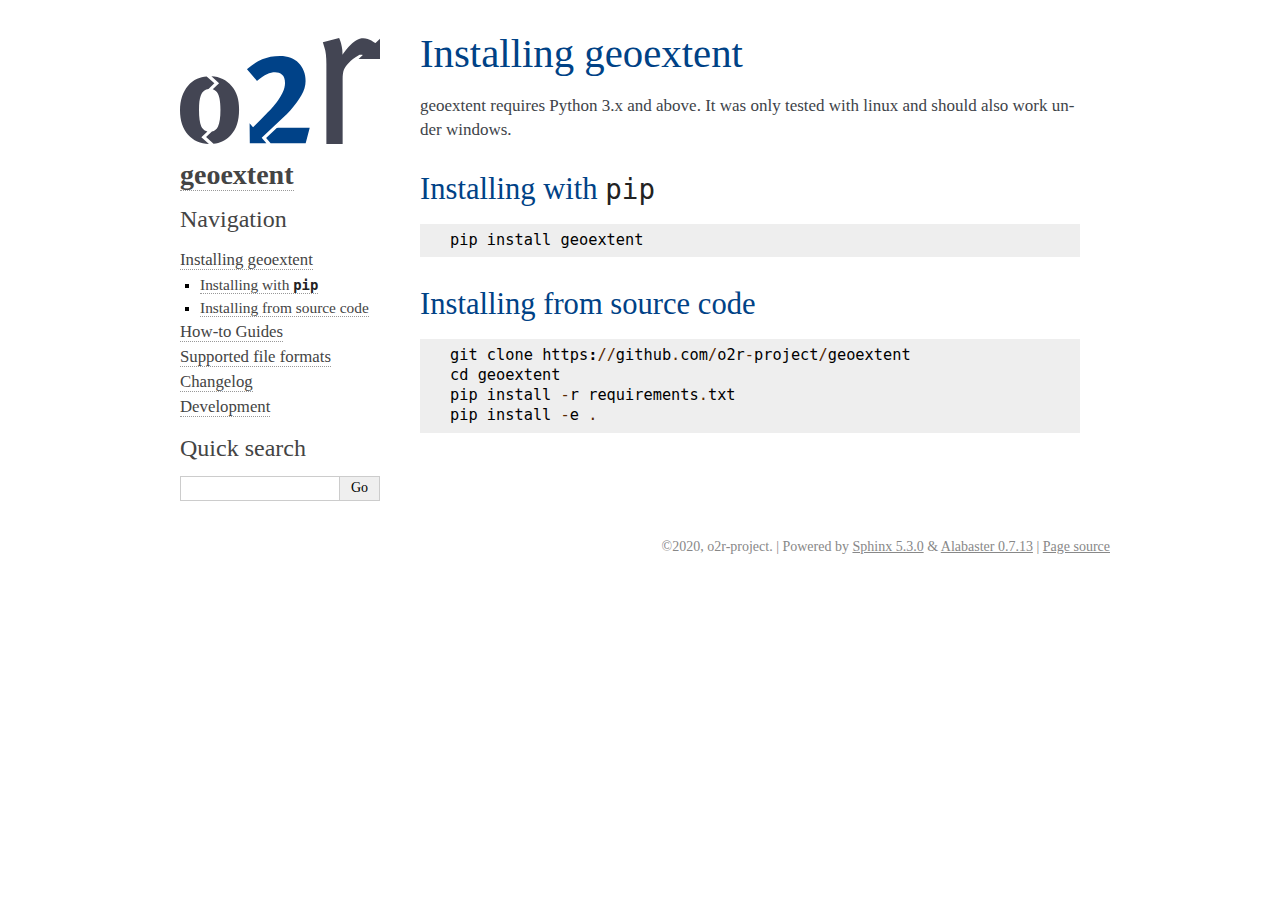
<file: install.html>
<!DOCTYPE html>

<html lang="en">
  <head>
    <meta charset="utf-8" />
    <meta name="viewport" content="width=device-width, initial-scale=1.0" /><meta name="generator" content="Docutils 0.19: https://docutils.sourceforge.io/" />

    <title>Installing geoextent &#8212; geoextent 0.7.1 documentation</title>
    <link rel="stylesheet" type="text/css" href="_static/pygments.css" />
    <link rel="stylesheet" type="text/css" href="_static/alabaster.css" />
    <script data-url_root="./" id="documentation_options" src="_static/documentation_options.js"></script>
    <script src="_static/jquery.js"></script>
    <script src="_static/underscore.js"></script>
    <script src="_static/_sphinx_javascript_frameworks_compat.js"></script>
    <script src="_static/doctools.js"></script>
    <script src="_static/sphinx_highlight.js"></script>
    <link rel="shortcut icon" href="_static/favicon.ico"/>
    <link rel="index" title="Index" href="genindex.html" />
    <link rel="search" title="Search" href="search.html" />
    <link rel="next" title="How-to Guides" href="howto/index_howto.html" />
    <link rel="prev" title="Welcome to the geoextent documentation!" href="index.html" />
   
  <link rel="stylesheet" href="_static/custom.css" type="text/css" />
  
  
  <meta name="viewport" content="width=device-width, initial-scale=0.9, maximum-scale=0.9" />

  </head><body>
  

    <div class="document">
      <div class="documentwrapper">
        <div class="bodywrapper">
          

          <div class="body" role="main">
            
  <section id="installing-geoextent">
<h1>Installing geoextent<a class="headerlink" href="#installing-geoextent" title="Permalink to this heading">¶</a></h1>
<p>geoextent requires Python 3.x and above. It was only tested with linux and should also work under windows.</p>
<section id="installing-with-pip">
<h2>Installing with <code class="docutils literal notranslate"><span class="pre">pip</span></code><a class="headerlink" href="#installing-with-pip" title="Permalink to this heading">¶</a></h2>
<div class="highlight-default notranslate"><div class="highlight"><pre><span></span><span class="n">pip</span> <span class="n">install</span> <span class="n">geoextent</span>
</pre></div>
</div>
</section>
<section id="installing-from-source-code">
<h2>Installing from source code<a class="headerlink" href="#installing-from-source-code" title="Permalink to this heading">¶</a></h2>
<div class="highlight-default notranslate"><div class="highlight"><pre><span></span><span class="n">git</span> <span class="n">clone</span> <span class="n">https</span><span class="p">:</span><span class="o">//</span><span class="n">github</span><span class="o">.</span><span class="n">com</span><span class="o">/</span><span class="n">o2r</span><span class="o">-</span><span class="n">project</span><span class="o">/</span><span class="n">geoextent</span>
<span class="n">cd</span> <span class="n">geoextent</span>
<span class="n">pip</span> <span class="n">install</span> <span class="o">-</span><span class="n">r</span> <span class="n">requirements</span><span class="o">.</span><span class="n">txt</span>
<span class="n">pip</span> <span class="n">install</span> <span class="o">-</span><span class="n">e</span> <span class="o">.</span>
</pre></div>
</div>
</section>
</section>


          </div>
          
        </div>
      </div>
      <div class="sphinxsidebar" role="navigation" aria-label="main navigation">
        <div class="sphinxsidebarwrapper">
            <p class="logo"><a href="index.html">
              <img class="logo" src="_static/o2r-logo-only.svg" alt="Logo"/>
            </a></p>
<h1 class="logo"><a href="index.html">geoextent</a></h1>








<h3>Navigation</h3>
<ul class="current">
<li class="toctree-l1 current"><a class="current reference internal" href="#">Installing geoextent</a><ul>
<li class="toctree-l2"><a class="reference internal" href="#installing-with-pip">Installing with <code class="docutils literal notranslate"><span class="pre">pip</span></code></a></li>
<li class="toctree-l2"><a class="reference internal" href="#installing-from-source-code">Installing from source code</a></li>
</ul>
</li>
<li class="toctree-l1"><a class="reference internal" href="howto/index_howto.html">How-to Guides</a></li>
<li class="toctree-l1"><a class="reference internal" href="supportedformats/index_supportedformats.html">Supported file formats</a></li>
<li class="toctree-l1"><a class="reference internal" href="changelog.html">Changelog</a></li>
<li class="toctree-l1"><a class="reference internal" href="development.html">Development</a></li>
</ul>

<div class="relations">
<h3>Related Topics</h3>
<ul>
  <li><a href="index.html">Documentation overview</a><ul>
      <li>Previous: <a href="index.html" title="previous chapter">Welcome to the geoextent documentation!</a></li>
      <li>Next: <a href="howto/index_howto.html" title="next chapter">How-to Guides</a></li>
  </ul></li>
</ul>
</div>
<div id="searchbox" style="display: none" role="search">
  <h3 id="searchlabel">Quick search</h3>
    <div class="searchformwrapper">
    <form class="search" action="search.html" method="get">
      <input type="text" name="q" aria-labelledby="searchlabel" autocomplete="off" autocorrect="off" autocapitalize="off" spellcheck="false"/>
      <input type="submit" value="Go" />
    </form>
    </div>
</div>
<script>document.getElementById('searchbox').style.display = "block"</script>








        </div>
      </div>
      <div class="clearer"></div>
    </div>
    <div class="footer">
      &copy;2020, o2r-project.
      
      |
      Powered by <a href="http://sphinx-doc.org/">Sphinx 5.3.0</a>
      &amp; <a href="https://github.com/bitprophet/alabaster">Alabaster 0.7.13</a>
      
      |
      <a href="_sources/install.rst.txt"
          rel="nofollow">Page source</a>
    </div>

    

    
  </body>
</html>
</file>
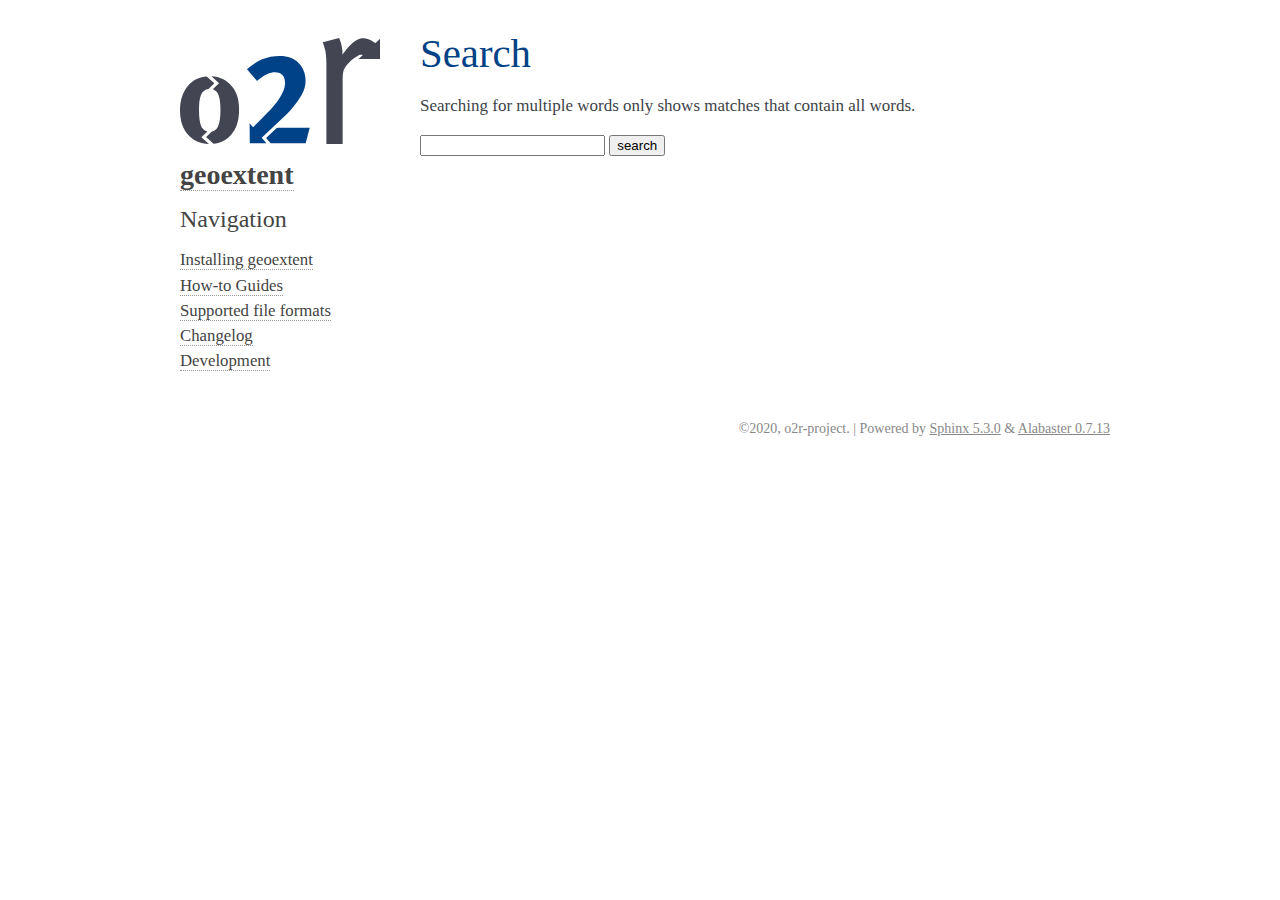
<file: search.html>
<!DOCTYPE html>

<html lang="en">
  <head>
    <meta charset="utf-8" />
    <meta name="viewport" content="width=device-width, initial-scale=1.0" />
    <title>Search &#8212; geoextent 0.7.1 documentation</title>
    <link rel="stylesheet" type="text/css" href="_static/pygments.css" />
    <link rel="stylesheet" type="text/css" href="_static/alabaster.css" />
    
    <script data-url_root="./" id="documentation_options" src="_static/documentation_options.js"></script>
    <script src="_static/jquery.js"></script>
    <script src="_static/underscore.js"></script>
    <script src="_static/_sphinx_javascript_frameworks_compat.js"></script>
    <script src="_static/doctools.js"></script>
    <script src="_static/sphinx_highlight.js"></script>
    <script src="_static/searchtools.js"></script>
    <script src="_static/language_data.js"></script>
    <link rel="shortcut icon" href="_static/favicon.ico"/>
    <link rel="index" title="Index" href="genindex.html" />
    <link rel="search" title="Search" href="#" />
  <script src="searchindex.js" defer></script>
  
   
  <link rel="stylesheet" href="_static/custom.css" type="text/css" />
  
  
  <meta name="viewport" content="width=device-width, initial-scale=0.9, maximum-scale=0.9" />


  </head><body>
  

    <div class="document">
      <div class="documentwrapper">
        <div class="bodywrapper">
          

          <div class="body" role="main">
            
  <h1 id="search-documentation">Search</h1>
  
  <noscript>
  <div class="admonition warning">
  <p>
    Please activate JavaScript to enable the search
    functionality.
  </p>
  </div>
  </noscript>
  
  
  <p>
    Searching for multiple words only shows matches that contain
    all words.
  </p>
  
  
  <form action="" method="get">
    <input type="text" name="q" aria-labelledby="search-documentation" value="" autocomplete="off" autocorrect="off" autocapitalize="off" spellcheck="false"/>
    <input type="submit" value="search" />
    <span id="search-progress" style="padding-left: 10px"></span>
  </form>
  
  
  
  <div id="search-results">
  
  </div>
  

          </div>
          
        </div>
      </div>
      <div class="sphinxsidebar" role="navigation" aria-label="main navigation">
        <div class="sphinxsidebarwrapper">
            <p class="logo"><a href="index.html">
              <img class="logo" src="_static/o2r-logo-only.svg" alt="Logo"/>
            </a></p>
<h1 class="logo"><a href="index.html">geoextent</a></h1>








<h3>Navigation</h3>
<ul>
<li class="toctree-l1"><a class="reference internal" href="install.html">Installing geoextent</a></li>
<li class="toctree-l1"><a class="reference internal" href="howto/index_howto.html">How-to Guides</a></li>
<li class="toctree-l1"><a class="reference internal" href="supportedformats/index_supportedformats.html">Supported file formats</a></li>
<li class="toctree-l1"><a class="reference internal" href="changelog.html">Changelog</a></li>
<li class="toctree-l1"><a class="reference internal" href="development.html">Development</a></li>
</ul>

<div class="relations">
<h3>Related Topics</h3>
<ul>
  <li><a href="index.html">Documentation overview</a><ul>
  </ul></li>
</ul>
</div>








        </div>
      </div>
      <div class="clearer"></div>
    </div>
    <div class="footer">
      &copy;2020, o2r-project.
      
      |
      Powered by <a href="http://sphinx-doc.org/">Sphinx 5.3.0</a>
      &amp; <a href="https://github.com/bitprophet/alabaster">Alabaster 0.7.13</a>
      
    </div>

    

    
  </body>
</html>
</file>
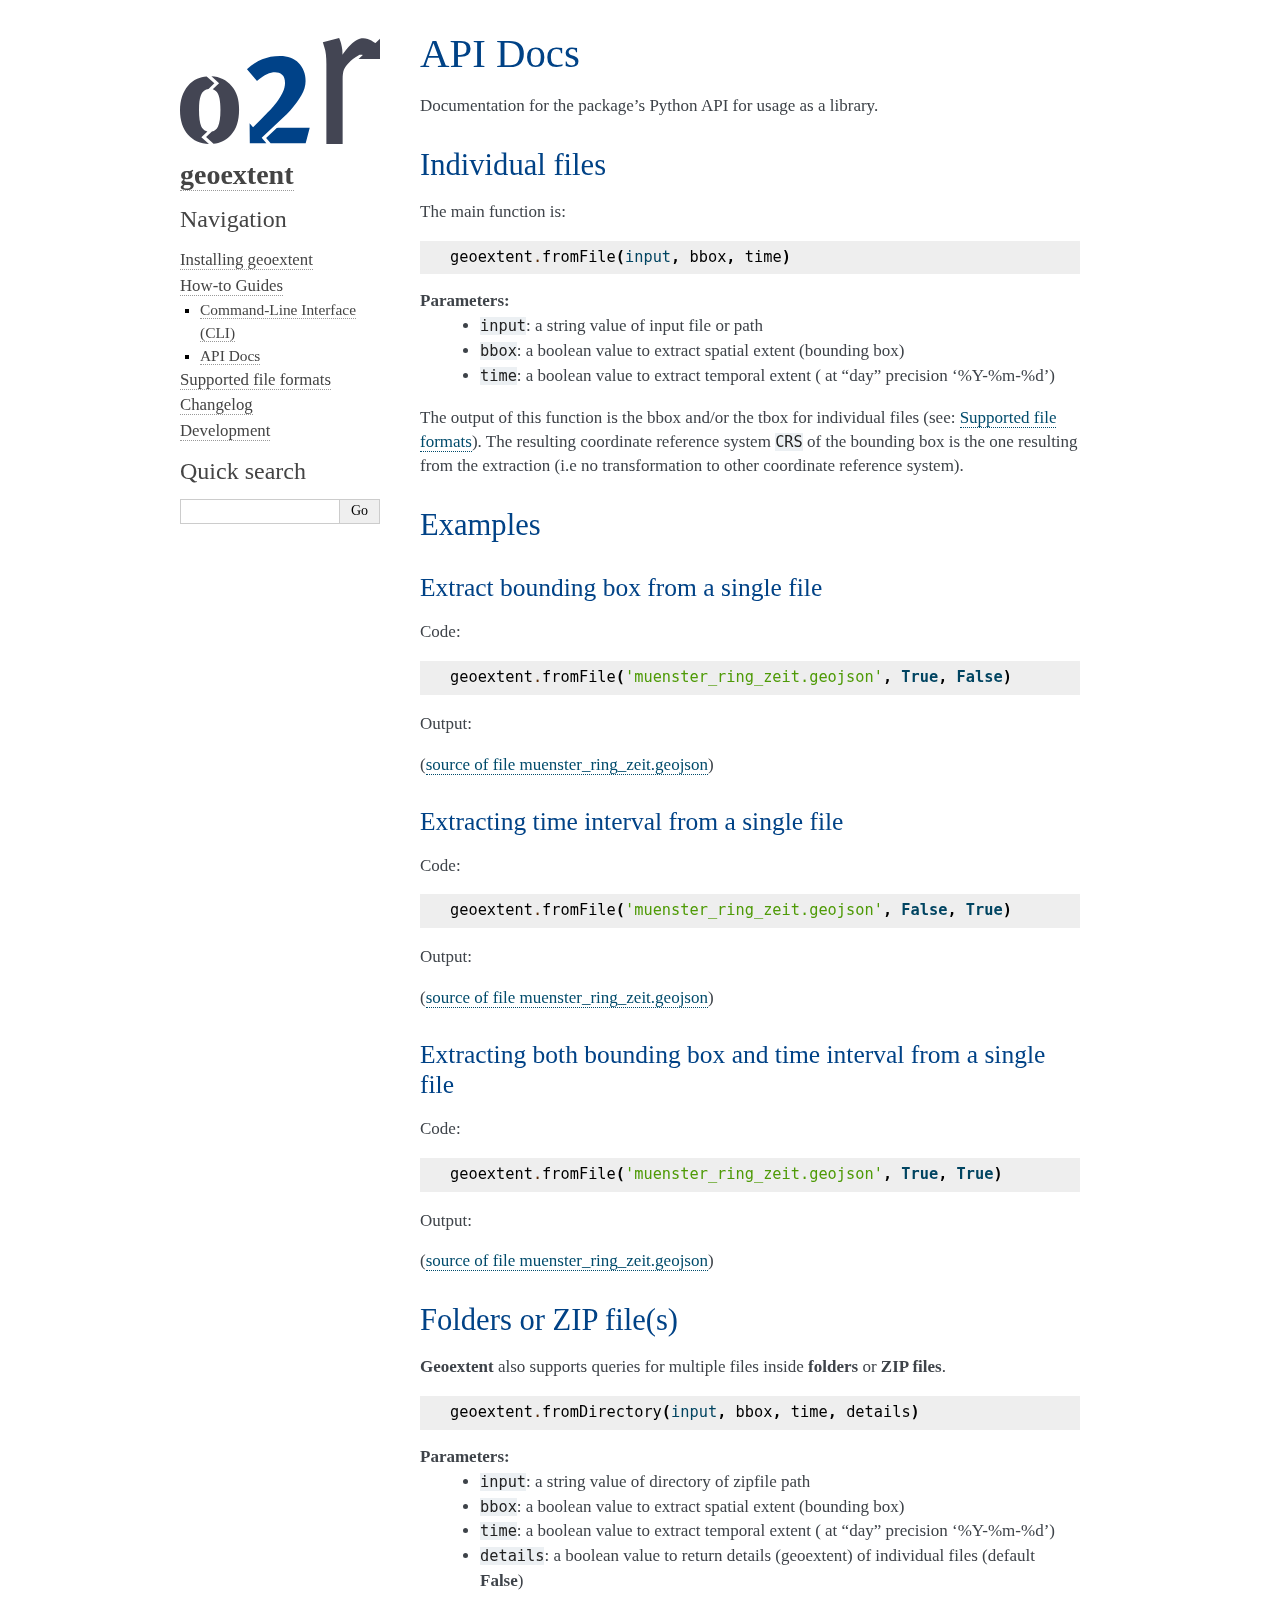
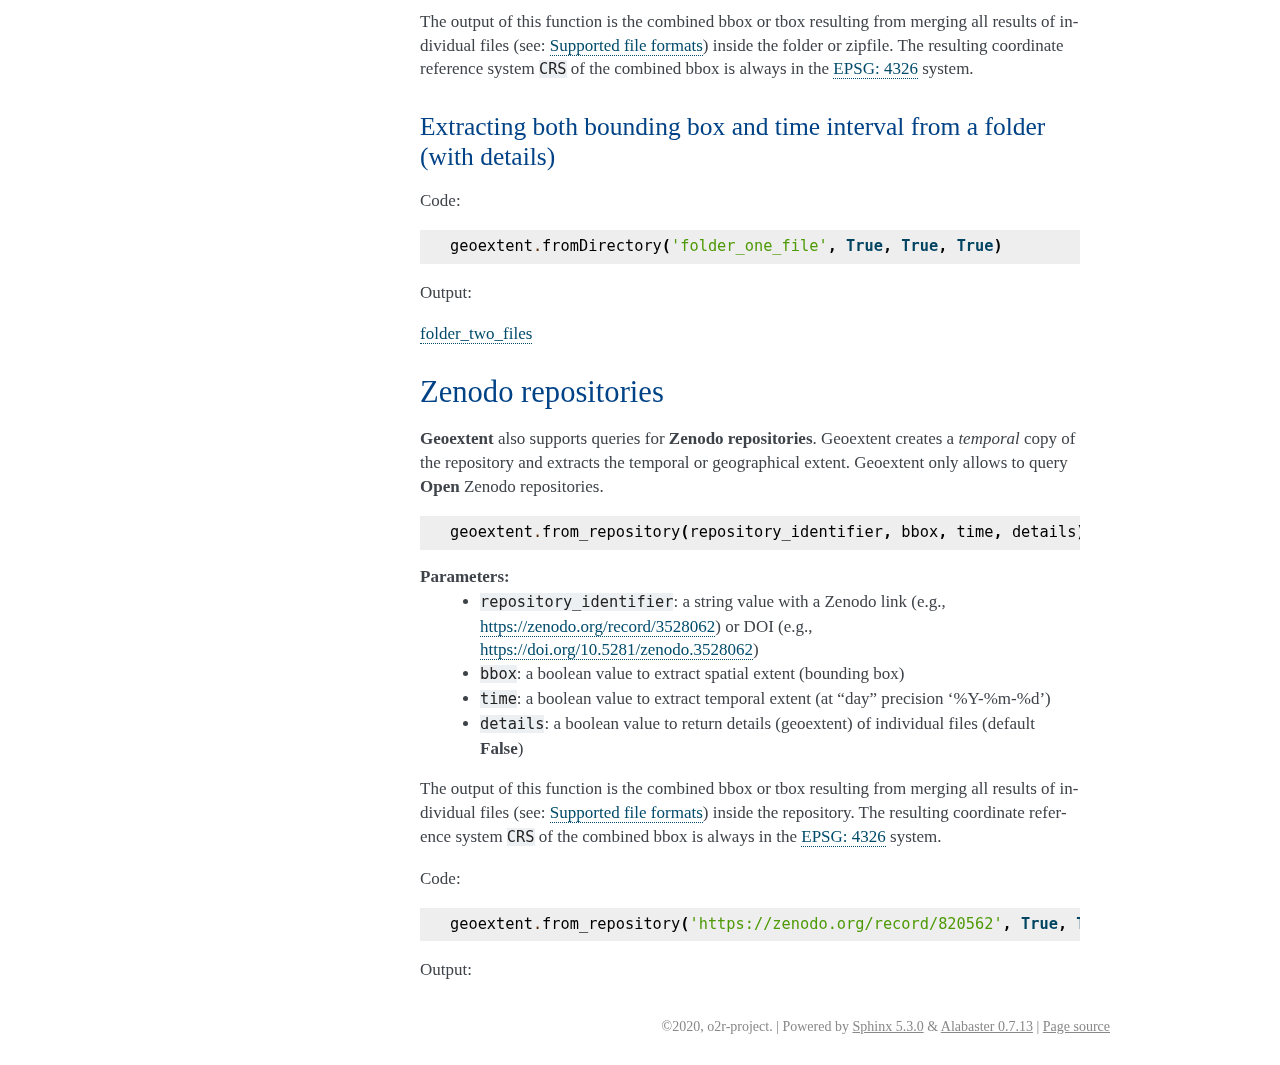
<file: howto/api.html>
<!DOCTYPE html>

<html lang="en">
  <head>
    <meta charset="utf-8" />
    <meta name="viewport" content="width=device-width, initial-scale=1.0" /><meta name="generator" content="Docutils 0.19: https://docutils.sourceforge.io/" />

    <title>API Docs &#8212; geoextent 0.7.1 documentation</title>
    <link rel="stylesheet" type="text/css" href="../_static/pygments.css" />
    <link rel="stylesheet" type="text/css" href="../_static/alabaster.css" />
    <script data-url_root="../" id="documentation_options" src="../_static/documentation_options.js"></script>
    <script src="../_static/jquery.js"></script>
    <script src="../_static/underscore.js"></script>
    <script src="../_static/_sphinx_javascript_frameworks_compat.js"></script>
    <script src="../_static/doctools.js"></script>
    <script src="../_static/sphinx_highlight.js"></script>
    <link rel="shortcut icon" href="../_static/favicon.ico"/>
    <link rel="index" title="Index" href="../genindex.html" />
    <link rel="search" title="Search" href="../search.html" />
    <link rel="next" title="Supported file formats" href="../supportedformats/index_supportedformats.html" />
    <link rel="prev" title="Command-Line Interface (CLI)" href="cli.html" />
   
  <link rel="stylesheet" href="../_static/custom.css" type="text/css" />
  
  
  <meta name="viewport" content="width=device-width, initial-scale=0.9, maximum-scale=0.9" />

  </head><body>
  

    <div class="document">
      <div class="documentwrapper">
        <div class="bodywrapper">
          

          <div class="body" role="main">
            
  <section id="api-docs">
<h1>API Docs<a class="headerlink" href="#api-docs" title="Permalink to this heading">¶</a></h1>
<p>Documentation for the package’s Python API for usage as a library.</p>
<section id="individual-files">
<h2>Individual files<a class="headerlink" href="#individual-files" title="Permalink to this heading">¶</a></h2>
<p>The main function is:</p>
<div class="highlight-default notranslate"><div class="highlight"><pre><span></span><span class="n">geoextent</span><span class="o">.</span><span class="n">fromFile</span><span class="p">(</span><span class="nb">input</span><span class="p">,</span> <span class="n">bbox</span><span class="p">,</span> <span class="n">time</span><span class="p">)</span>
</pre></div>
</div>
<dl class="simple">
<dt><strong>Parameters:</strong></dt><dd><ul class="simple">
<li><p><code class="docutils literal notranslate"><span class="pre">input</span></code>: a string value of input file or path</p></li>
<li><p><code class="docutils literal notranslate"><span class="pre">bbox</span></code>: a boolean value to extract spatial extent (bounding box)</p></li>
<li><p><code class="docutils literal notranslate"><span class="pre">time</span></code>: a boolean value to extract temporal extent ( at “day” precision ‘%Y-%m-%d’)</p></li>
</ul>
</dd>
</dl>
<p>The output of this function is the bbox and/or the tbox for individual files (see: <a class="reference internal" href="../supportedformats/index_supportedformats.html"><span class="doc">Supported file formats</span></a>). The resulting coordinate reference system  <code class="docutils literal notranslate"><span class="pre">CRS</span></code> of the bounding box is the one resulting from the extraction (i.e no transformation to other coordinate reference system).</p>
</section>
<section id="examples">
<h2>Examples<a class="headerlink" href="#examples" title="Permalink to this heading">¶</a></h2>
<section id="extract-bounding-box-from-a-single-file">
<h3>Extract bounding box from a single file<a class="headerlink" href="#extract-bounding-box-from-a-single-file" title="Permalink to this heading">¶</a></h3>
<p>Code:</p>
<div class="highlight-default notranslate"><div class="highlight"><pre><span></span><span class="n">geoextent</span><span class="o">.</span><span class="n">fromFile</span><span class="p">(</span><span class="s1">&#39;muenster_ring_zeit.geojson&#39;</span><span class="p">,</span> <span class="kc">True</span><span class="p">,</span> <span class="kc">False</span><span class="p">)</span>
</pre></div>
</div>
<p>Output:</p>
<p>(<a class="reference external" href="https://github.com/o2r-project/geoextent/blob/master/tests/testdata/geojson/muenster_ring_zeit.geojson">source of file muenster_ring_zeit.geojson</a>)</p>
</section>
<section id="extracting-time-interval-from-a-single-file">
<h3>Extracting time interval from a single file<a class="headerlink" href="#extracting-time-interval-from-a-single-file" title="Permalink to this heading">¶</a></h3>
<p>Code:</p>
<div class="highlight-default notranslate"><div class="highlight"><pre><span></span><span class="n">geoextent</span><span class="o">.</span><span class="n">fromFile</span><span class="p">(</span><span class="s1">&#39;muenster_ring_zeit.geojson&#39;</span><span class="p">,</span> <span class="kc">False</span><span class="p">,</span> <span class="kc">True</span><span class="p">)</span>
</pre></div>
</div>
<p>Output:</p>
<p>(<a class="reference external" href="https://github.com/o2r-project/geoextent/blob/master/tests/testdata/geojson/muenster_ring_zeit.geojson">source of file muenster_ring_zeit.geojson</a>)</p>
</section>
<section id="extracting-both-bounding-box-and-time-interval-from-a-single-file">
<h3>Extracting both bounding box and time interval from a single file<a class="headerlink" href="#extracting-both-bounding-box-and-time-interval-from-a-single-file" title="Permalink to this heading">¶</a></h3>
<p>Code:</p>
<div class="highlight-default notranslate"><div class="highlight"><pre><span></span><span class="n">geoextent</span><span class="o">.</span><span class="n">fromFile</span><span class="p">(</span><span class="s1">&#39;muenster_ring_zeit.geojson&#39;</span><span class="p">,</span> <span class="kc">True</span><span class="p">,</span> <span class="kc">True</span><span class="p">)</span>
</pre></div>
</div>
<p>Output:</p>
<p>(<a class="reference external" href="https://github.com/o2r-project/geoextent/blob/master/tests/testdata/geojson/muenster_ring_zeit.geojson">source of file muenster_ring_zeit.geojson</a>)</p>
</section>
</section>
<section id="folders-or-zip-file-s">
<h2>Folders or ZIP file(s)<a class="headerlink" href="#folders-or-zip-file-s" title="Permalink to this heading">¶</a></h2>
<p><strong>Geoextent</strong> also supports queries for multiple files inside <strong>folders</strong> or <strong>ZIP files</strong>.</p>
<div class="highlight-default notranslate"><div class="highlight"><pre><span></span><span class="n">geoextent</span><span class="o">.</span><span class="n">fromDirectory</span><span class="p">(</span><span class="nb">input</span><span class="p">,</span> <span class="n">bbox</span><span class="p">,</span> <span class="n">time</span><span class="p">,</span> <span class="n">details</span><span class="p">)</span>
</pre></div>
</div>
<dl class="simple">
<dt><strong>Parameters:</strong></dt><dd><ul class="simple">
<li><p><code class="docutils literal notranslate"><span class="pre">input</span></code>: a string value of directory of zipfile path</p></li>
<li><p><code class="docutils literal notranslate"><span class="pre">bbox</span></code>: a boolean value to extract spatial extent (bounding box)</p></li>
<li><p><code class="docutils literal notranslate"><span class="pre">time</span></code>: a boolean value to extract temporal extent ( at “day” precision ‘%Y-%m-%d’)</p></li>
<li><p><code class="docutils literal notranslate"><span class="pre">details</span></code>: a boolean value to return details (geoextent) of individual files (default <strong>False</strong>)</p></li>
</ul>
</dd>
</dl>
<p>The output of this function is the combined bbox or tbox resulting from merging all results of individual files (see: <a class="reference internal" href="../supportedformats/index_supportedformats.html"><span class="doc">Supported file formats</span></a>) inside the folder or zipfile. The resulting coordinate reference system  <code class="docutils literal notranslate"><span class="pre">CRS</span></code> of the combined bbox is always in the <a class="reference external" href="https://epsg.io/4326">EPSG: 4326</a> system.</p>
<section id="extracting-both-bounding-box-and-time-interval-from-a-folder-with-details">
<h3>Extracting both bounding box and time interval from a folder (with details)<a class="headerlink" href="#extracting-both-bounding-box-and-time-interval-from-a-folder-with-details" title="Permalink to this heading">¶</a></h3>
<p>Code:</p>
<div class="highlight-default notranslate"><div class="highlight"><pre><span></span><span class="n">geoextent</span><span class="o">.</span><span class="n">fromDirectory</span><span class="p">(</span><span class="s1">&#39;folder_one_file&#39;</span><span class="p">,</span> <span class="kc">True</span><span class="p">,</span> <span class="kc">True</span><span class="p">,</span> <span class="kc">True</span><span class="p">)</span>
</pre></div>
</div>
<p>Output:</p>
<p><a class="reference external" href="https://github.com/o2r-project/geoextent/blob/master/tests/testdata/folders/folder_two_files">folder_two_files</a></p>
</section>
</section>
<section id="zenodo-repositories">
<h2>Zenodo repositories<a class="headerlink" href="#zenodo-repositories" title="Permalink to this heading">¶</a></h2>
<p><strong>Geoextent</strong> also supports queries for <strong>Zenodo repositories</strong>.
Geoextent creates a <em>temporal</em> copy of the repository and extracts the temporal or geographical extent.
Geoextent only allows to query <strong>Open</strong> Zenodo repositories.</p>
<div class="highlight-default notranslate"><div class="highlight"><pre><span></span><span class="n">geoextent</span><span class="o">.</span><span class="n">from_repository</span><span class="p">(</span><span class="n">repository_identifier</span><span class="p">,</span> <span class="n">bbox</span><span class="p">,</span> <span class="n">time</span><span class="p">,</span> <span class="n">details</span><span class="p">)</span>
</pre></div>
</div>
<dl class="simple">
<dt><strong>Parameters:</strong></dt><dd><ul class="simple">
<li><p><code class="docutils literal notranslate"><span class="pre">repository_identifier</span></code>: a string value with a Zenodo link (e.g., <a class="reference external" href="https://zenodo.org/record/3528062">https://zenodo.org/record/3528062</a>) or DOI (e.g., <a class="reference external" href="https://doi.org/10.5281/zenodo.3528062">https://doi.org/10.5281/zenodo.3528062</a>)</p></li>
<li><p><code class="docutils literal notranslate"><span class="pre">bbox</span></code>: a boolean value to extract spatial extent (bounding box)</p></li>
<li><p><code class="docutils literal notranslate"><span class="pre">time</span></code>: a boolean value to extract temporal extent (at “day” precision ‘%Y-%m-%d’)</p></li>
<li><p><code class="docutils literal notranslate"><span class="pre">details</span></code>: a boolean value to return details (geoextent) of individual files (default <strong>False</strong>)</p></li>
</ul>
</dd>
</dl>
<p>The output of this function is the combined bbox or tbox resulting from merging all results of individual files (see: <a class="reference internal" href="../supportedformats/index_supportedformats.html"><span class="doc">Supported file formats</span></a>) inside the repository. The resulting coordinate reference system  <code class="docutils literal notranslate"><span class="pre">CRS</span></code> of the combined bbox is always in the <a class="reference external" href="https://epsg.io/4326">EPSG: 4326</a> system.</p>
<p>Code:</p>
<div class="highlight-default notranslate"><div class="highlight"><pre><span></span><span class="n">geoextent</span><span class="o">.</span><span class="n">from_repository</span><span class="p">(</span><span class="s1">&#39;https://zenodo.org/record/820562&#39;</span><span class="p">,</span> <span class="kc">True</span><span class="p">,</span> <span class="kc">True</span><span class="p">,</span> <span class="kc">False</span><span class="p">)</span>
</pre></div>
</div>
<p>Output:</p>
</section>
</section>


          </div>
          
        </div>
      </div>
      <div class="sphinxsidebar" role="navigation" aria-label="main navigation">
        <div class="sphinxsidebarwrapper">
            <p class="logo"><a href="../index.html">
              <img class="logo" src="../_static/o2r-logo-only.svg" alt="Logo"/>
            </a></p>
<h1 class="logo"><a href="../index.html">geoextent</a></h1>








<h3>Navigation</h3>
<ul class="current">
<li class="toctree-l1"><a class="reference internal" href="../install.html">Installing geoextent</a></li>
<li class="toctree-l1 current"><a class="reference internal" href="index_howto.html">How-to Guides</a><ul class="current">
<li class="toctree-l2"><a class="reference internal" href="cli.html">Command-Line Interface (CLI)</a></li>
<li class="toctree-l2 current"><a class="current reference internal" href="#">API Docs</a></li>
</ul>
</li>
<li class="toctree-l1"><a class="reference internal" href="../supportedformats/index_supportedformats.html">Supported file formats</a></li>
<li class="toctree-l1"><a class="reference internal" href="../changelog.html">Changelog</a></li>
<li class="toctree-l1"><a class="reference internal" href="../development.html">Development</a></li>
</ul>

<div class="relations">
<h3>Related Topics</h3>
<ul>
  <li><a href="../index.html">Documentation overview</a><ul>
  <li><a href="index_howto.html">How-to Guides</a><ul>
      <li>Previous: <a href="cli.html" title="previous chapter">Command-Line Interface (CLI)</a></li>
      <li>Next: <a href="../supportedformats/index_supportedformats.html" title="next chapter">Supported file formats</a></li>
  </ul></li>
  </ul></li>
</ul>
</div>
<div id="searchbox" style="display: none" role="search">
  <h3 id="searchlabel">Quick search</h3>
    <div class="searchformwrapper">
    <form class="search" action="../search.html" method="get">
      <input type="text" name="q" aria-labelledby="searchlabel" autocomplete="off" autocorrect="off" autocapitalize="off" spellcheck="false"/>
      <input type="submit" value="Go" />
    </form>
    </div>
</div>
<script>document.getElementById('searchbox').style.display = "block"</script>








        </div>
      </div>
      <div class="clearer"></div>
    </div>
    <div class="footer">
      &copy;2020, o2r-project.
      
      |
      Powered by <a href="http://sphinx-doc.org/">Sphinx 5.3.0</a>
      &amp; <a href="https://github.com/bitprophet/alabaster">Alabaster 0.7.13</a>
      
      |
      <a href="../_sources/howto/api.rst.txt"
          rel="nofollow">Page source</a>
    </div>

    

    
  </body>
</html>
</file>
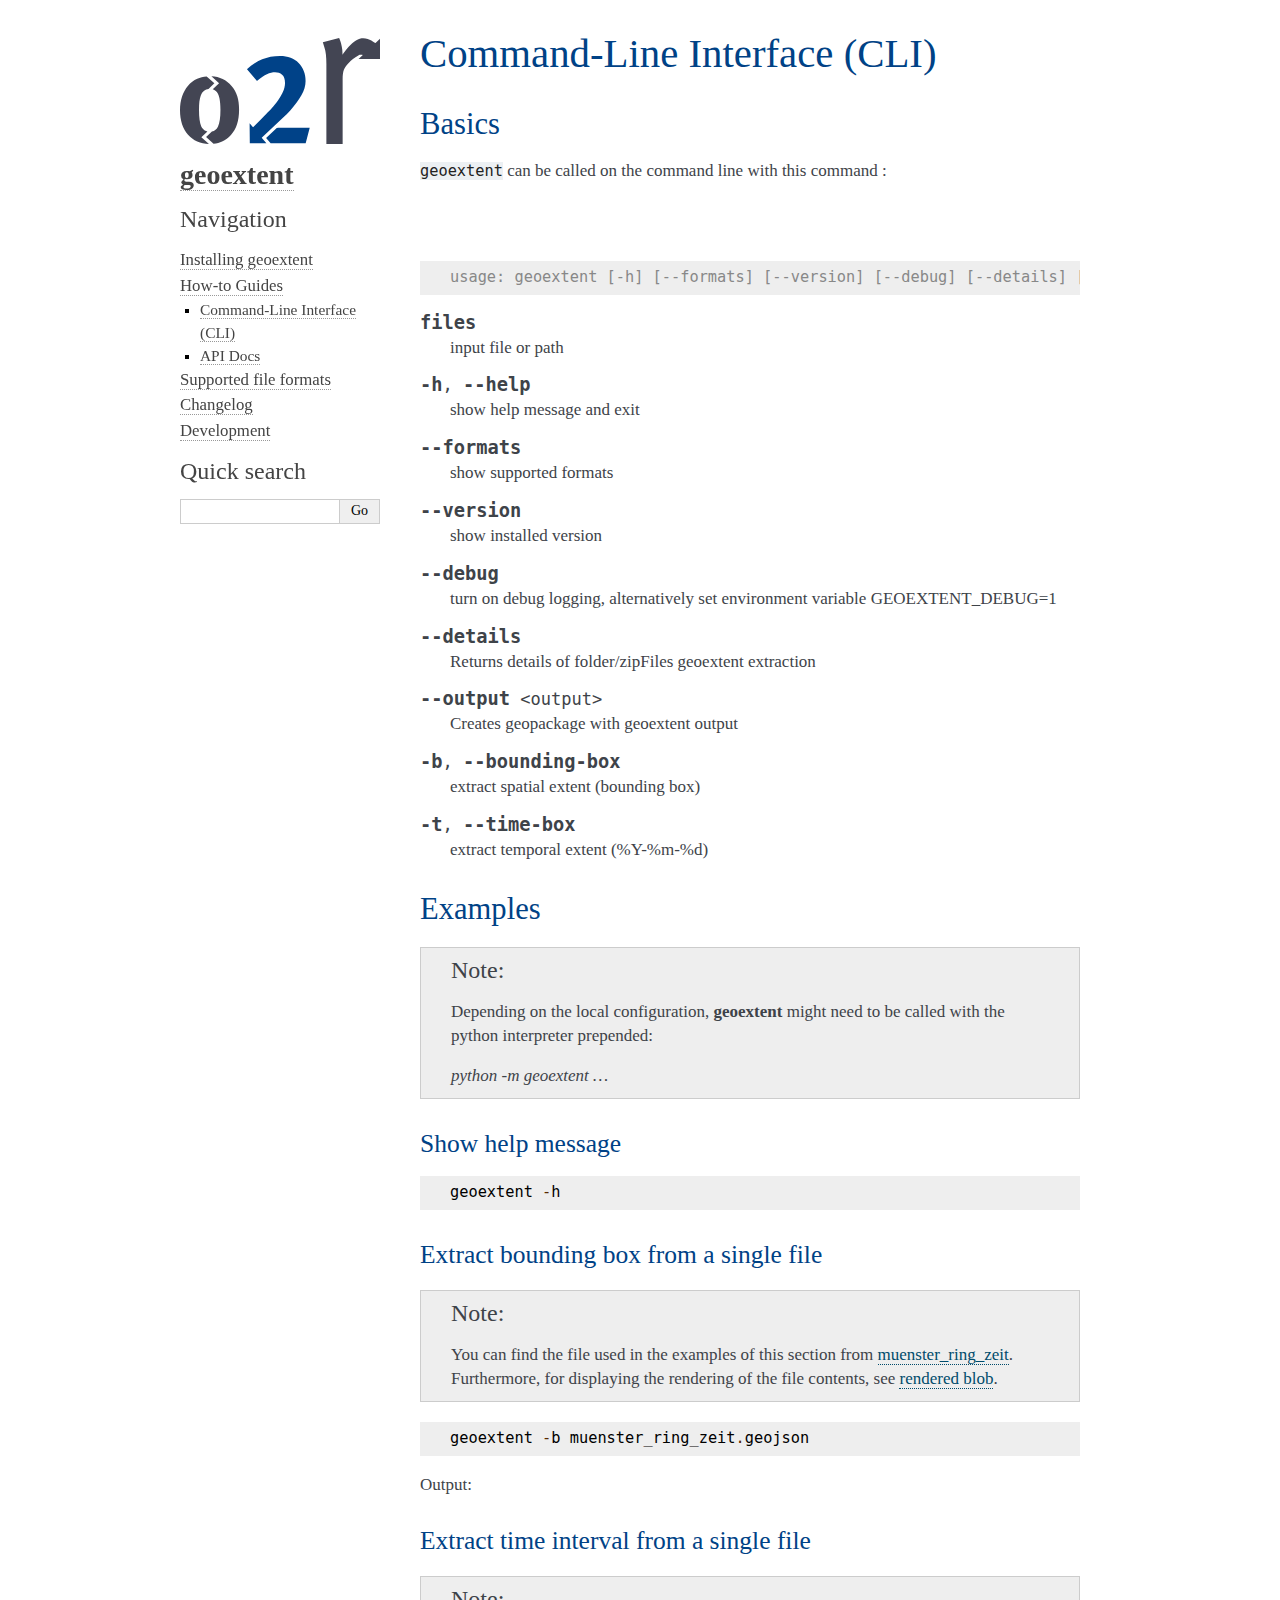
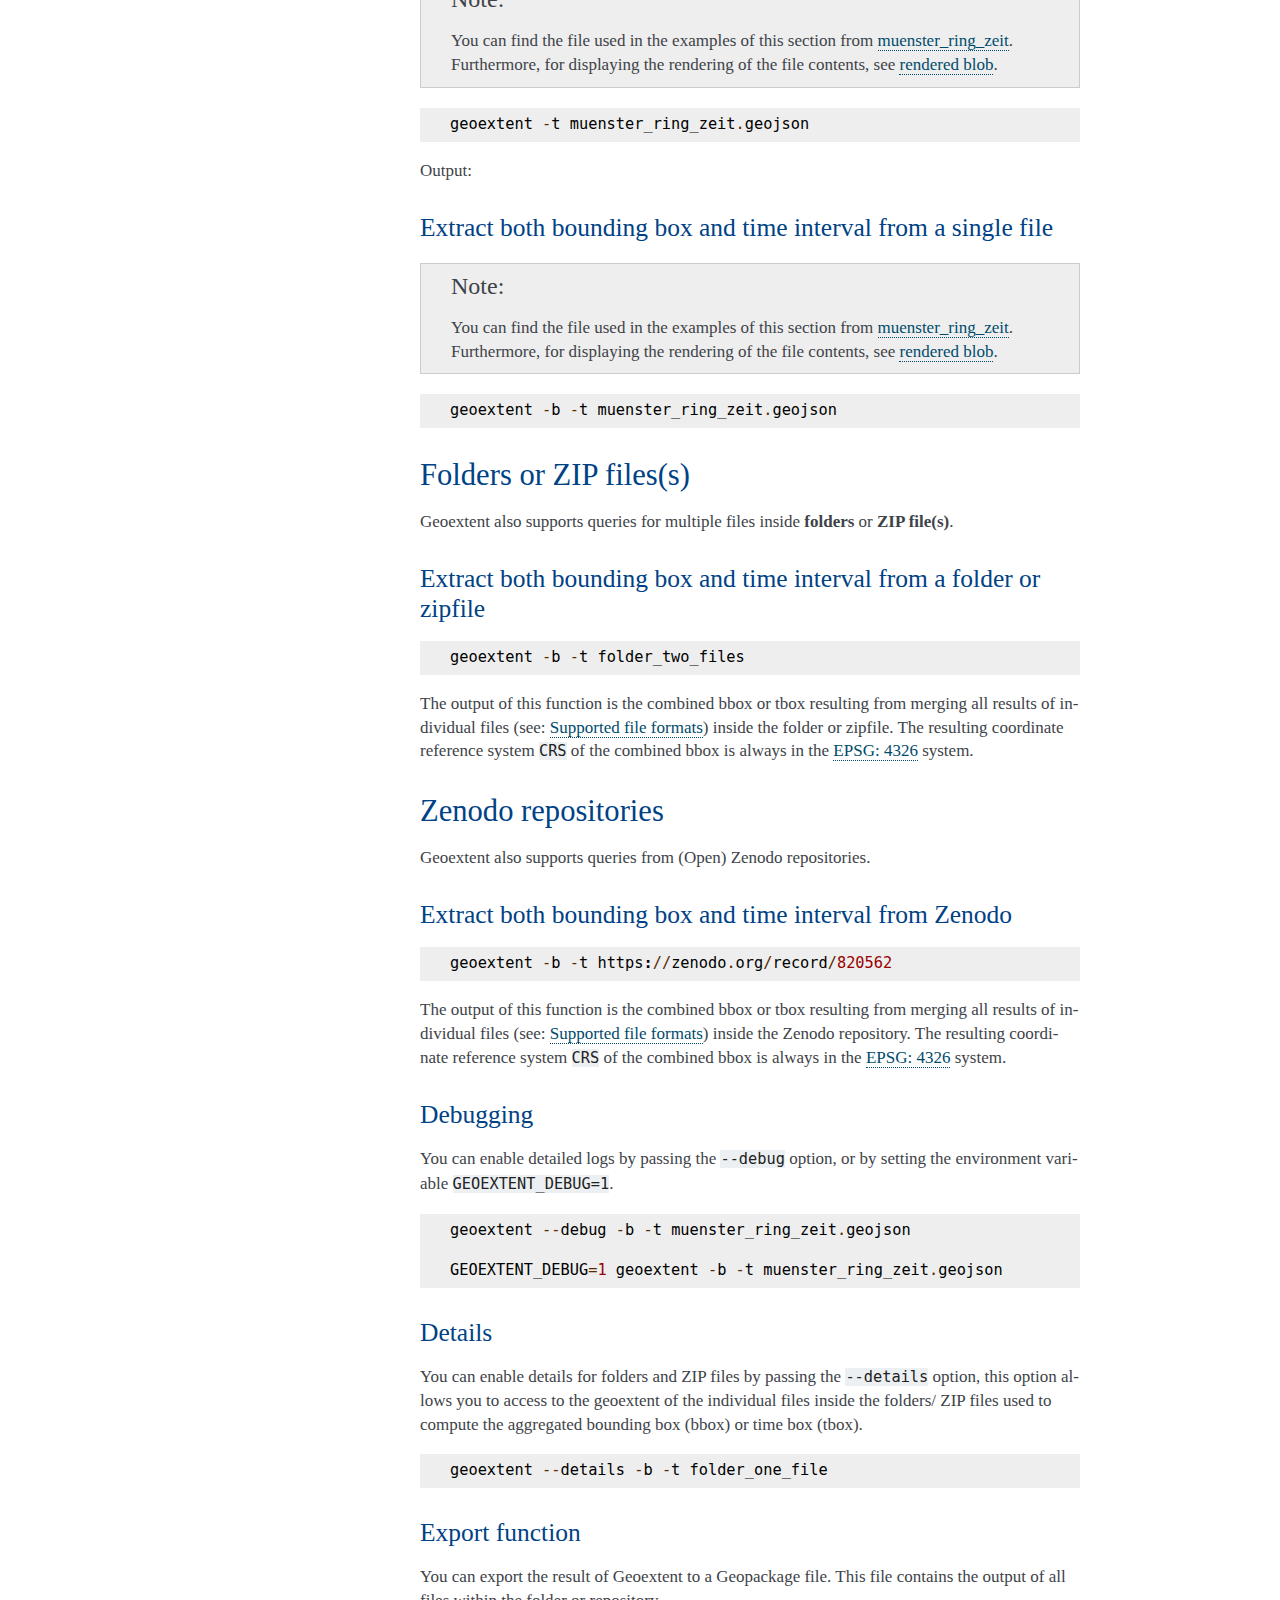
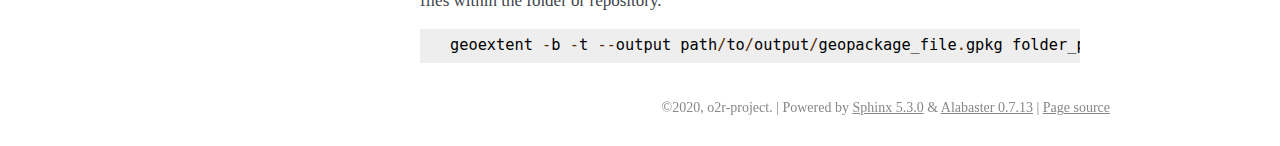
<file: howto/cli.html>
<!DOCTYPE html>

<html lang="en">
  <head>
    <meta charset="utf-8" />
    <meta name="viewport" content="width=device-width, initial-scale=1.0" /><meta name="generator" content="Docutils 0.19: https://docutils.sourceforge.io/" />

    <title>Command-Line Interface (CLI) &#8212; geoextent 0.7.1 documentation</title>
    <link rel="stylesheet" type="text/css" href="../_static/pygments.css" />
    <link rel="stylesheet" type="text/css" href="../_static/alabaster.css" />
    <script data-url_root="../" id="documentation_options" src="../_static/documentation_options.js"></script>
    <script src="../_static/jquery.js"></script>
    <script src="../_static/underscore.js"></script>
    <script src="../_static/_sphinx_javascript_frameworks_compat.js"></script>
    <script src="../_static/doctools.js"></script>
    <script src="../_static/sphinx_highlight.js"></script>
    <link rel="shortcut icon" href="../_static/favicon.ico"/>
    <link rel="index" title="Index" href="../genindex.html" />
    <link rel="search" title="Search" href="../search.html" />
    <link rel="next" title="API Docs" href="api.html" />
    <link rel="prev" title="How-to Guides" href="index_howto.html" />
   
  <link rel="stylesheet" href="../_static/custom.css" type="text/css" />
  
  
  <meta name="viewport" content="width=device-width, initial-scale=0.9, maximum-scale=0.9" />

  </head><body>
  

    <div class="document">
      <div class="documentwrapper">
        <div class="bodywrapper">
          

          <div class="body" role="main">
            
  <section id="command-line-interface-cli">
<h1>Command-Line Interface (CLI)<a class="headerlink" href="#command-line-interface-cli" title="Permalink to this heading">¶</a></h1>
<section id="basics">
<h2>Basics<a class="headerlink" href="#basics" title="Permalink to this heading">¶</a></h2>
<p><code class="docutils literal notranslate"><span class="pre">geoextent</span></code> can be called on the command line with this command :</p>
<section id="id1">
<h3><a class="headerlink" href="#id1" title="Permalink to this heading">¶</a></h3>
<div class="highlight-console notranslate"><div class="highlight"><pre><span></span><span class="go">usage: geoextent [-h] [--formats] [--version] [--debug] [--details] [--output] [output file] [-b] [-t] [input file]&#39;] </span>
</pre></div>
</div>
<dl class="std option">
<dt class="sig sig-object std" id="cmdoption-arg-files">
<span class="sig-name descname"><span class="pre">files</span></span><span class="sig-prename descclassname"></span><a class="headerlink" href="#cmdoption-arg-files" title="Permalink to this definition">¶</a></dt>
<dd><p>input file or path</p>
</dd></dl>

<dl class="std option">
<dt class="sig sig-object std" id="cmdoption-h">
<span id="cmdoption-help"></span><span class="sig-name descname"><span class="pre">-h</span></span><span class="sig-prename descclassname"></span><span class="sig-prename descclassname"><span class="pre">,</span> </span><span class="sig-name descname"><span class="pre">--help</span></span><span class="sig-prename descclassname"></span><a class="headerlink" href="#cmdoption-h" title="Permalink to this definition">¶</a></dt>
<dd><p>show help message and exit</p>
</dd></dl>

<dl class="std option">
<dt class="sig sig-object std" id="cmdoption-formats">
<span class="sig-name descname"><span class="pre">--formats</span></span><span class="sig-prename descclassname"></span><a class="headerlink" href="#cmdoption-formats" title="Permalink to this definition">¶</a></dt>
<dd><p>show supported formats</p>
</dd></dl>

<dl class="std option">
<dt class="sig sig-object std" id="cmdoption-version">
<span class="sig-name descname"><span class="pre">--version</span></span><span class="sig-prename descclassname"></span><a class="headerlink" href="#cmdoption-version" title="Permalink to this definition">¶</a></dt>
<dd><p>show installed version</p>
</dd></dl>

<dl class="std option">
<dt class="sig sig-object std" id="cmdoption-debug">
<span class="sig-name descname"><span class="pre">--debug</span></span><span class="sig-prename descclassname"></span><a class="headerlink" href="#cmdoption-debug" title="Permalink to this definition">¶</a></dt>
<dd><p>turn on debug logging, alternatively set environment variable GEOEXTENT_DEBUG=1</p>
</dd></dl>

<dl class="std option">
<dt class="sig sig-object std" id="cmdoption-details">
<span class="sig-name descname"><span class="pre">--details</span></span><span class="sig-prename descclassname"></span><a class="headerlink" href="#cmdoption-details" title="Permalink to this definition">¶</a></dt>
<dd><p>Returns details of folder/zipFiles geoextent extraction</p>
</dd></dl>

<dl class="std option">
<dt class="sig sig-object std" id="cmdoption-output">
<span class="sig-name descname"><span class="pre">--output</span></span><span class="sig-prename descclassname"> <span class="pre">&lt;output&gt;</span></span><a class="headerlink" href="#cmdoption-output" title="Permalink to this definition">¶</a></dt>
<dd><p>Creates geopackage with geoextent output</p>
</dd></dl>

<dl class="std option">
<dt class="sig sig-object std" id="cmdoption-b">
<span id="cmdoption-bounding-box"></span><span class="sig-name descname"><span class="pre">-b</span></span><span class="sig-prename descclassname"></span><span class="sig-prename descclassname"><span class="pre">,</span> </span><span class="sig-name descname"><span class="pre">--bounding-box</span></span><span class="sig-prename descclassname"></span><a class="headerlink" href="#cmdoption-b" title="Permalink to this definition">¶</a></dt>
<dd><p>extract spatial extent (bounding box)</p>
</dd></dl>

<dl class="std option">
<dt class="sig sig-object std" id="cmdoption-t">
<span id="cmdoption-time-box"></span><span class="sig-name descname"><span class="pre">-t</span></span><span class="sig-prename descclassname"></span><span class="sig-prename descclassname"><span class="pre">,</span> </span><span class="sig-name descname"><span class="pre">--time-box</span></span><span class="sig-prename descclassname"></span><a class="headerlink" href="#cmdoption-t" title="Permalink to this definition">¶</a></dt>
<dd><p>extract temporal extent (%Y-%m-%d)</p>
</dd></dl>

</section>
</section>
<section id="examples">
<h2>Examples<a class="headerlink" href="#examples" title="Permalink to this heading">¶</a></h2>
<div class="admonition note">
<p class="admonition-title">Note</p>
<p>Depending on the local configuration, <strong>geoextent</strong> might need to be called with the python interpreter prepended:</p>
<p><cite>python -m geoextent …</cite></p>
</div>
<section id="show-help-message">
<h3>Show help message<a class="headerlink" href="#show-help-message" title="Permalink to this heading">¶</a></h3>
<div class="highlight-default notranslate"><div class="highlight"><pre><span></span><span class="n">geoextent</span> <span class="o">-</span><span class="n">h</span>
</pre></div>
</div>
</section>
<section id="extract-bounding-box-from-a-single-file">
<h3>Extract bounding box from a single file<a class="headerlink" href="#extract-bounding-box-from-a-single-file" title="Permalink to this heading">¶</a></h3>
<div class="admonition note">
<p class="admonition-title">Note</p>
<p>You can find the file used in the examples of this section from <a class="reference external" href="https://raw.githubusercontent.com/o2r-project/geoextent/master/tests/testdata/geojson/muenster_ring_zeit.geojson">muenster_ring_zeit</a>. Furthermore, for displaying the rendering of the file contents, see <a class="reference external" href="https://github.com/o2r-project/geoextent/blob/master/tests/testdata/geojson/muenster_ring_zeit.geojson">rendered blob</a>.</p>
</div>
<div class="highlight-default notranslate"><div class="highlight"><pre><span></span><span class="n">geoextent</span> <span class="o">-</span><span class="n">b</span> <span class="n">muenster_ring_zeit</span><span class="o">.</span><span class="n">geojson</span>
</pre></div>
</div>
<p>Output:</p>
</section>
<section id="extract-time-interval-from-a-single-file">
<h3>Extract time interval from a single file<a class="headerlink" href="#extract-time-interval-from-a-single-file" title="Permalink to this heading">¶</a></h3>
<div class="admonition note">
<p class="admonition-title">Note</p>
<p>You can find the file used in the examples of this section from <a class="reference external" href="https://raw.githubusercontent.com/o2r-project/geoextent/master/tests/testdata/geojson/muenster_ring_zeit.geojson">muenster_ring_zeit</a>. Furthermore, for displaying the rendering of the file contents, see <a class="reference external" href="https://github.com/o2r-project/geoextent/blob/master/tests/testdata/geojson/muenster_ring_zeit.geojson">rendered blob</a>.</p>
</div>
<div class="highlight-default notranslate"><div class="highlight"><pre><span></span><span class="n">geoextent</span> <span class="o">-</span><span class="n">t</span> <span class="n">muenster_ring_zeit</span><span class="o">.</span><span class="n">geojson</span>
</pre></div>
</div>
<p>Output:</p>
</section>
<section id="extract-both-bounding-box-and-time-interval-from-a-single-file">
<h3>Extract both bounding box and time interval from a single file<a class="headerlink" href="#extract-both-bounding-box-and-time-interval-from-a-single-file" title="Permalink to this heading">¶</a></h3>
<div class="admonition note">
<p class="admonition-title">Note</p>
<p>You can find the file used in the examples of this section from <a class="reference external" href="https://raw.githubusercontent.com/o2r-project/geoextent/master/tests/testdata/geojson/muenster_ring_zeit.geojson">muenster_ring_zeit</a>. Furthermore, for displaying the rendering of the file contents, see <a class="reference external" href="https://github.com/o2r-project/geoextent/blob/master/tests/testdata/geojson/muenster_ring_zeit.geojson">rendered blob</a>.</p>
</div>
<div class="highlight-default notranslate"><div class="highlight"><pre><span></span><span class="n">geoextent</span> <span class="o">-</span><span class="n">b</span> <span class="o">-</span><span class="n">t</span> <span class="n">muenster_ring_zeit</span><span class="o">.</span><span class="n">geojson</span>
</pre></div>
</div>
</section>
</section>
<section id="folders-or-zip-files-s">
<h2>Folders or ZIP files(s)<a class="headerlink" href="#folders-or-zip-files-s" title="Permalink to this heading">¶</a></h2>
<p>Geoextent also supports queries for multiple files inside <strong>folders</strong> or <strong>ZIP file(s)</strong>.</p>
<section id="extract-both-bounding-box-and-time-interval-from-a-folder-or-zipfile">
<h3>Extract both bounding box and time interval from a folder or zipfile<a class="headerlink" href="#extract-both-bounding-box-and-time-interval-from-a-folder-or-zipfile" title="Permalink to this heading">¶</a></h3>
<div class="highlight-default notranslate"><div class="highlight"><pre><span></span><span class="n">geoextent</span> <span class="o">-</span><span class="n">b</span> <span class="o">-</span><span class="n">t</span> <span class="n">folder_two_files</span>
</pre></div>
</div>
<p>The output of this function is the combined bbox or tbox resulting from merging all results of individual files (see: <a class="reference internal" href="../supportedformats/index_supportedformats.html"><span class="doc">Supported file formats</span></a>) inside the folder or zipfile. The resulting coordinate reference system  <code class="docutils literal notranslate"><span class="pre">CRS</span></code> of the combined bbox is always in the <a class="reference external" href="https://epsg.io/4326">EPSG: 4326</a> system.</p>
</section>
</section>
<section id="zenodo-repositories">
<h2>Zenodo repositories<a class="headerlink" href="#zenodo-repositories" title="Permalink to this heading">¶</a></h2>
<p>Geoextent also supports queries from (Open) Zenodo repositories.</p>
<section id="extract-both-bounding-box-and-time-interval-from-zenodo">
<h3>Extract both bounding box and time interval from Zenodo<a class="headerlink" href="#extract-both-bounding-box-and-time-interval-from-zenodo" title="Permalink to this heading">¶</a></h3>
<div class="highlight-default notranslate"><div class="highlight"><pre><span></span><span class="n">geoextent</span> <span class="o">-</span><span class="n">b</span> <span class="o">-</span><span class="n">t</span> <span class="n">https</span><span class="p">:</span><span class="o">//</span><span class="n">zenodo</span><span class="o">.</span><span class="n">org</span><span class="o">/</span><span class="n">record</span><span class="o">/</span><span class="mi">820562</span>
</pre></div>
</div>
<p>The output of this function is the combined bbox or tbox resulting from merging all results of individual files (see: <a class="reference internal" href="../supportedformats/index_supportedformats.html"><span class="doc">Supported file formats</span></a>) inside the Zenodo repository. The resulting coordinate reference system  <code class="docutils literal notranslate"><span class="pre">CRS</span></code> of the combined bbox is always in the <a class="reference external" href="https://epsg.io/4326">EPSG: 4326</a> system.</p>
</section>
<section id="debugging">
<h3>Debugging<a class="headerlink" href="#debugging" title="Permalink to this heading">¶</a></h3>
<p>You can enable detailed logs by passing the <code class="docutils literal notranslate"><span class="pre">--debug</span></code> option, or by setting the environment variable <code class="docutils literal notranslate"><span class="pre">GEOEXTENT_DEBUG=1</span></code>.</p>
<div class="highlight-default notranslate"><div class="highlight"><pre><span></span><span class="n">geoextent</span> <span class="o">--</span><span class="n">debug</span> <span class="o">-</span><span class="n">b</span> <span class="o">-</span><span class="n">t</span> <span class="n">muenster_ring_zeit</span><span class="o">.</span><span class="n">geojson</span>

<span class="n">GEOEXTENT_DEBUG</span><span class="o">=</span><span class="mi">1</span> <span class="n">geoextent</span> <span class="o">-</span><span class="n">b</span> <span class="o">-</span><span class="n">t</span> <span class="n">muenster_ring_zeit</span><span class="o">.</span><span class="n">geojson</span>
</pre></div>
</div>
</section>
<section id="details">
<h3>Details<a class="headerlink" href="#details" title="Permalink to this heading">¶</a></h3>
<p>You can enable details for folders and ZIP files by passing the <code class="docutils literal notranslate"><span class="pre">--details</span></code> option, this option allows you to access
to the geoextent of the individual files inside the folders/ ZIP files used to compute the aggregated bounding box (bbox)
or time box (tbox).</p>
<div class="highlight-default notranslate"><div class="highlight"><pre><span></span><span class="n">geoextent</span> <span class="o">--</span><span class="n">details</span> <span class="o">-</span><span class="n">b</span> <span class="o">-</span><span class="n">t</span> <span class="n">folder_one_file</span>
</pre></div>
</div>
</section>
<section id="export-function">
<h3>Export function<a class="headerlink" href="#export-function" title="Permalink to this heading">¶</a></h3>
<p>You can export the result of Geoextent to a Geopackage file. This file contains the output of all files within the
folder or repository.</p>
<div class="highlight-default notranslate"><div class="highlight"><pre><span></span><span class="n">geoextent</span> <span class="o">-</span><span class="n">b</span> <span class="o">-</span><span class="n">t</span> <span class="o">--</span><span class="n">output</span> <span class="n">path</span><span class="o">/</span><span class="n">to</span><span class="o">/</span><span class="n">output</span><span class="o">/</span><span class="n">geopackage_file</span><span class="o">.</span><span class="n">gpkg</span> <span class="n">folder_path</span>
</pre></div>
</div>
</section>
</section>
</section>


          </div>
          
        </div>
      </div>
      <div class="sphinxsidebar" role="navigation" aria-label="main navigation">
        <div class="sphinxsidebarwrapper">
            <p class="logo"><a href="../index.html">
              <img class="logo" src="../_static/o2r-logo-only.svg" alt="Logo"/>
            </a></p>
<h1 class="logo"><a href="../index.html">geoextent</a></h1>








<h3>Navigation</h3>
<ul class="current">
<li class="toctree-l1"><a class="reference internal" href="../install.html">Installing geoextent</a></li>
<li class="toctree-l1 current"><a class="reference internal" href="index_howto.html">How-to Guides</a><ul class="current">
<li class="toctree-l2 current"><a class="current reference internal" href="#">Command-Line Interface (CLI)</a></li>
<li class="toctree-l2"><a class="reference internal" href="api.html">API Docs</a></li>
</ul>
</li>
<li class="toctree-l1"><a class="reference internal" href="../supportedformats/index_supportedformats.html">Supported file formats</a></li>
<li class="toctree-l1"><a class="reference internal" href="../changelog.html">Changelog</a></li>
<li class="toctree-l1"><a class="reference internal" href="../development.html">Development</a></li>
</ul>

<div class="relations">
<h3>Related Topics</h3>
<ul>
  <li><a href="../index.html">Documentation overview</a><ul>
  <li><a href="index_howto.html">How-to Guides</a><ul>
      <li>Previous: <a href="index_howto.html" title="previous chapter">How-to Guides</a></li>
      <li>Next: <a href="api.html" title="next chapter">API Docs</a></li>
  </ul></li>
  </ul></li>
</ul>
</div>
<div id="searchbox" style="display: none" role="search">
  <h3 id="searchlabel">Quick search</h3>
    <div class="searchformwrapper">
    <form class="search" action="../search.html" method="get">
      <input type="text" name="q" aria-labelledby="searchlabel" autocomplete="off" autocorrect="off" autocapitalize="off" spellcheck="false"/>
      <input type="submit" value="Go" />
    </form>
    </div>
</div>
<script>document.getElementById('searchbox').style.display = "block"</script>








        </div>
      </div>
      <div class="clearer"></div>
    </div>
    <div class="footer">
      &copy;2020, o2r-project.
      
      |
      Powered by <a href="http://sphinx-doc.org/">Sphinx 5.3.0</a>
      &amp; <a href="https://github.com/bitprophet/alabaster">Alabaster 0.7.13</a>
      
      |
      <a href="../_sources/howto/cli.rst.txt"
          rel="nofollow">Page source</a>
    </div>

    

    
  </body>
</html>
</file>
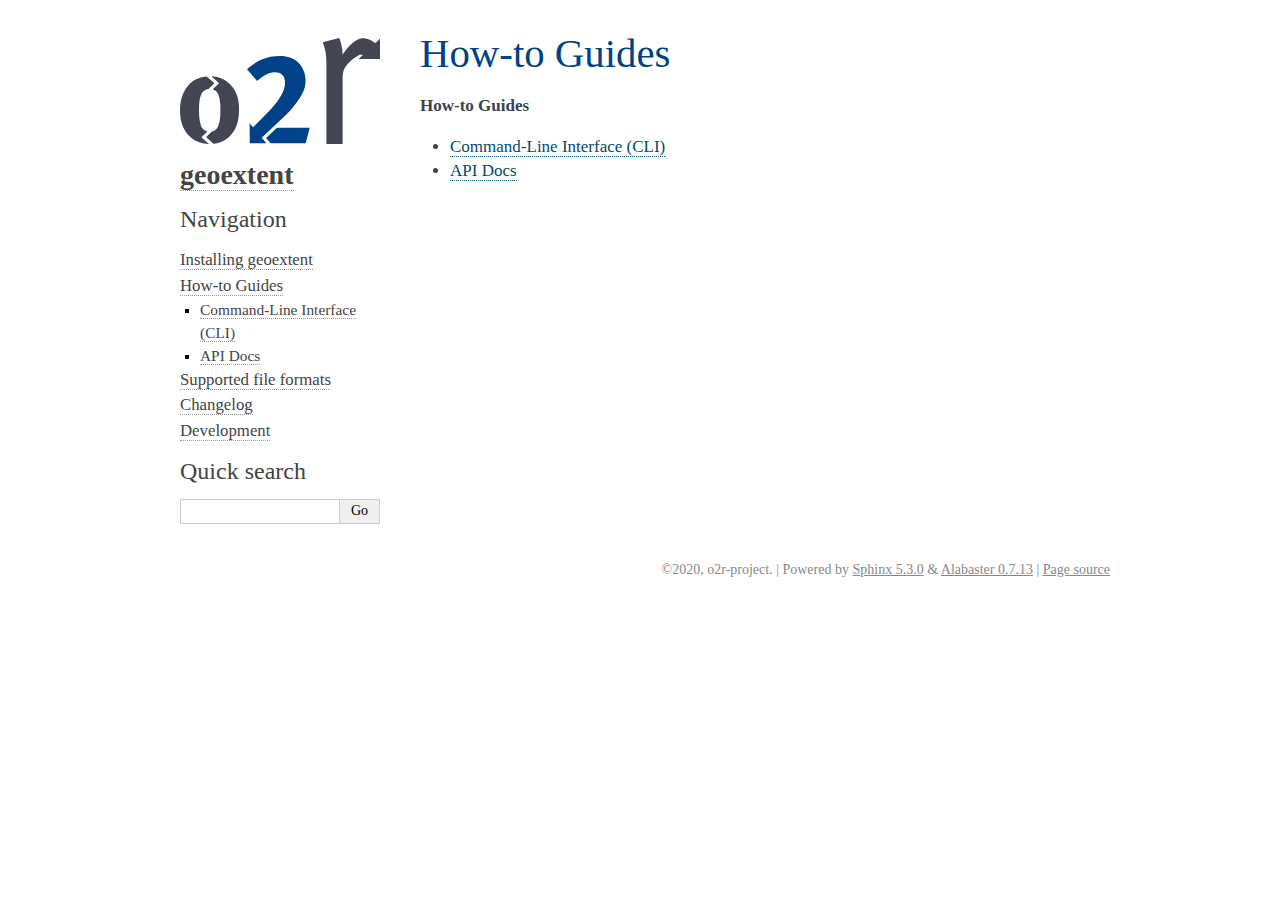
<file: howto/index_howto.html>
<!DOCTYPE html>

<html lang="en">
  <head>
    <meta charset="utf-8" />
    <meta name="viewport" content="width=device-width, initial-scale=1.0" /><meta name="generator" content="Docutils 0.19: https://docutils.sourceforge.io/" />

    <title>How-to Guides &#8212; geoextent 0.7.1 documentation</title>
    <link rel="stylesheet" type="text/css" href="../_static/pygments.css" />
    <link rel="stylesheet" type="text/css" href="../_static/alabaster.css" />
    <script data-url_root="../" id="documentation_options" src="../_static/documentation_options.js"></script>
    <script src="../_static/jquery.js"></script>
    <script src="../_static/underscore.js"></script>
    <script src="../_static/_sphinx_javascript_frameworks_compat.js"></script>
    <script src="../_static/doctools.js"></script>
    <script src="../_static/sphinx_highlight.js"></script>
    <link rel="shortcut icon" href="../_static/favicon.ico"/>
    <link rel="index" title="Index" href="../genindex.html" />
    <link rel="search" title="Search" href="../search.html" />
    <link rel="next" title="Command-Line Interface (CLI)" href="cli.html" />
    <link rel="prev" title="Installing geoextent" href="../install.html" />
   
  <link rel="stylesheet" href="../_static/custom.css" type="text/css" />
  
  
  <meta name="viewport" content="width=device-width, initial-scale=0.9, maximum-scale=0.9" />

  </head><body>
  

    <div class="document">
      <div class="documentwrapper">
        <div class="bodywrapper">
          

          <div class="body" role="main">
            
  <section id="how-to-guides">
<h1>How-to Guides<a class="headerlink" href="#how-to-guides" title="Permalink to this heading">¶</a></h1>
<div class="toctree-wrapper compound">
<p class="caption" role="heading"><span class="caption-text">How-to Guides</span></p>
<ul>
<li class="toctree-l1"><a class="reference internal" href="cli.html">Command-Line Interface (CLI)</a></li>
<li class="toctree-l1"><a class="reference internal" href="api.html">API Docs</a></li>
</ul>
</div>
</section>


          </div>
          
        </div>
      </div>
      <div class="sphinxsidebar" role="navigation" aria-label="main navigation">
        <div class="sphinxsidebarwrapper">
            <p class="logo"><a href="../index.html">
              <img class="logo" src="../_static/o2r-logo-only.svg" alt="Logo"/>
            </a></p>
<h1 class="logo"><a href="../index.html">geoextent</a></h1>








<h3>Navigation</h3>
<ul class="current">
<li class="toctree-l1"><a class="reference internal" href="../install.html">Installing geoextent</a></li>
<li class="toctree-l1 current"><a class="current reference internal" href="#">How-to Guides</a><ul>
<li class="toctree-l2"><a class="reference internal" href="cli.html">Command-Line Interface (CLI)</a></li>
<li class="toctree-l2"><a class="reference internal" href="api.html">API Docs</a></li>
</ul>
</li>
<li class="toctree-l1"><a class="reference internal" href="../supportedformats/index_supportedformats.html">Supported file formats</a></li>
<li class="toctree-l1"><a class="reference internal" href="../changelog.html">Changelog</a></li>
<li class="toctree-l1"><a class="reference internal" href="../development.html">Development</a></li>
</ul>

<div class="relations">
<h3>Related Topics</h3>
<ul>
  <li><a href="../index.html">Documentation overview</a><ul>
      <li>Previous: <a href="../install.html" title="previous chapter">Installing geoextent</a></li>
      <li>Next: <a href="cli.html" title="next chapter">Command-Line Interface (CLI)</a></li>
  </ul></li>
</ul>
</div>
<div id="searchbox" style="display: none" role="search">
  <h3 id="searchlabel">Quick search</h3>
    <div class="searchformwrapper">
    <form class="search" action="../search.html" method="get">
      <input type="text" name="q" aria-labelledby="searchlabel" autocomplete="off" autocorrect="off" autocapitalize="off" spellcheck="false"/>
      <input type="submit" value="Go" />
    </form>
    </div>
</div>
<script>document.getElementById('searchbox').style.display = "block"</script>








        </div>
      </div>
      <div class="clearer"></div>
    </div>
    <div class="footer">
      &copy;2020, o2r-project.
      
      |
      Powered by <a href="http://sphinx-doc.org/">Sphinx 5.3.0</a>
      &amp; <a href="https://github.com/bitprophet/alabaster">Alabaster 0.7.13</a>
      
      |
      <a href="../_sources/howto/index_howto.rst.txt"
          rel="nofollow">Page source</a>
    </div>

    

    
  </body>
</html>
</file>
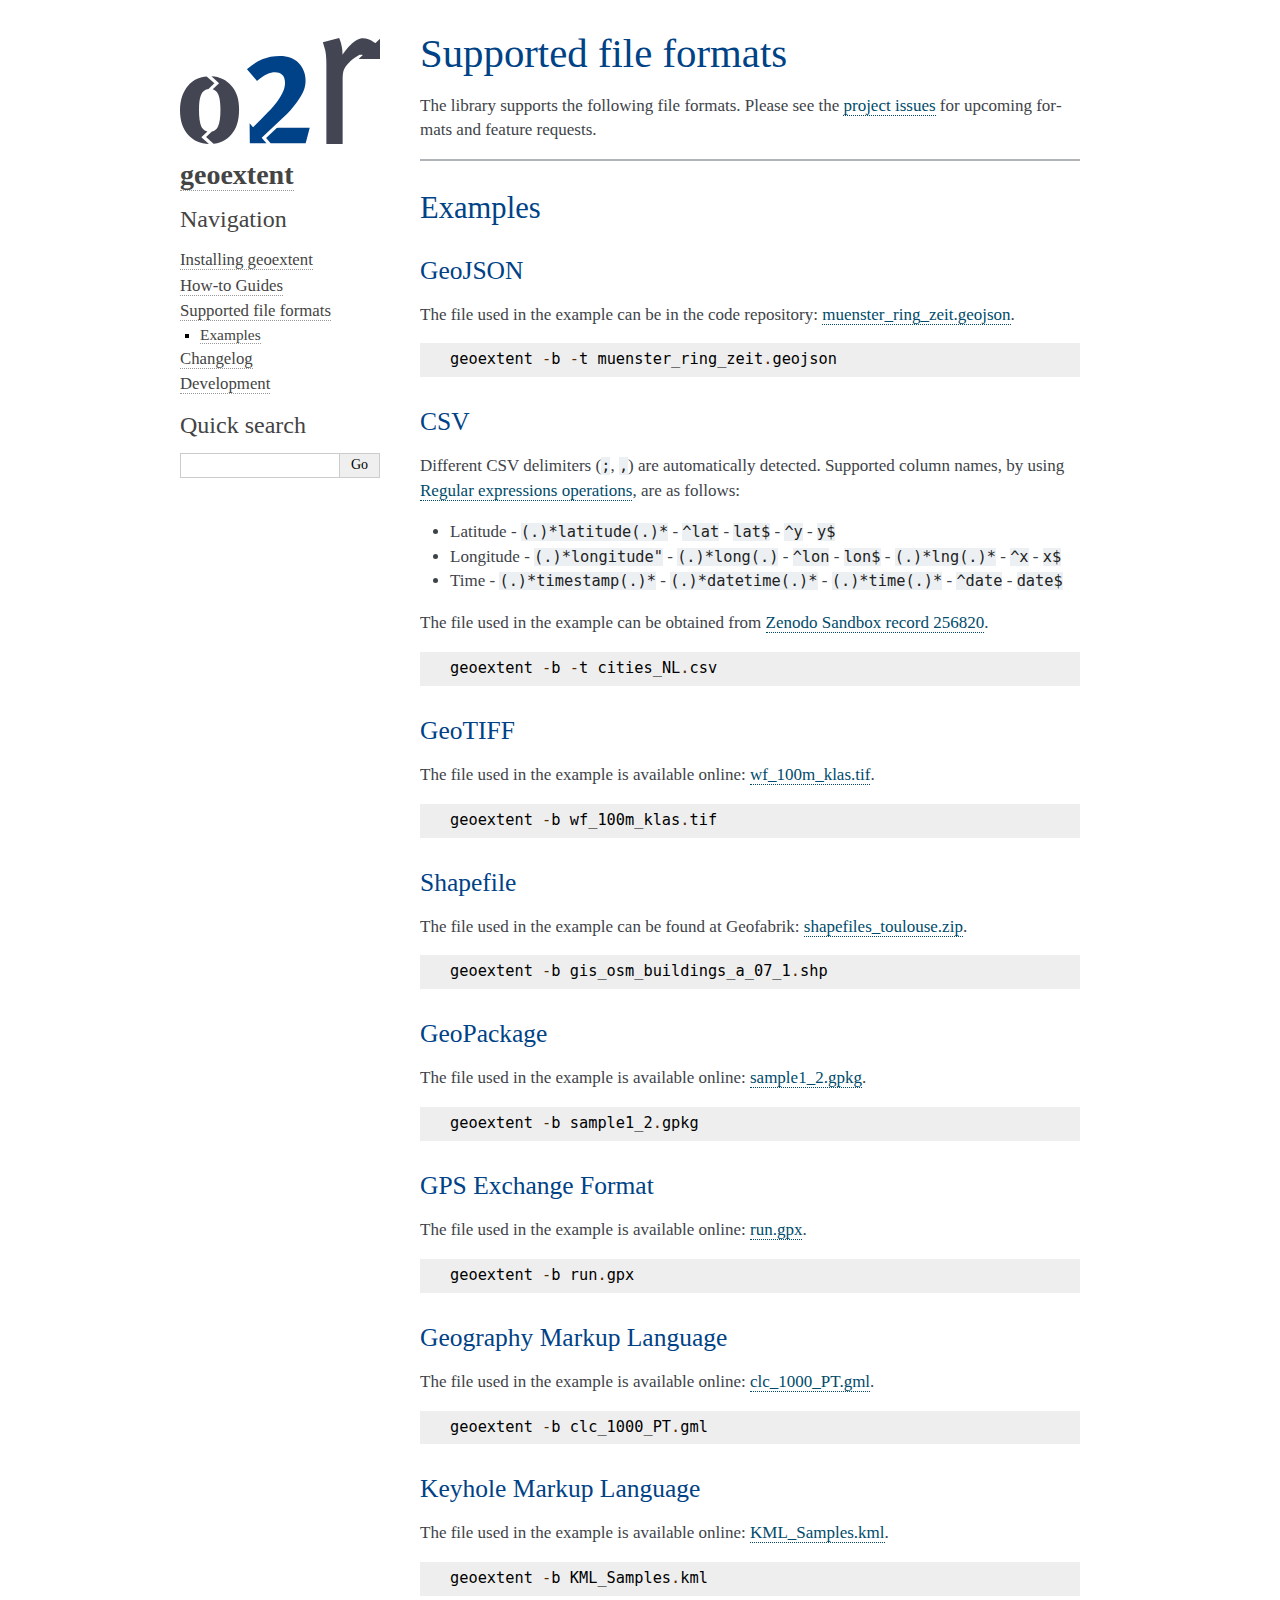
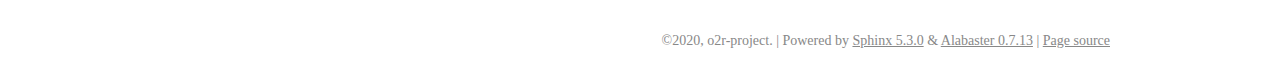
<file: supportedformats/index_supportedformats.html>
<!DOCTYPE html>

<html lang="en">
  <head>
    <meta charset="utf-8" />
    <meta name="viewport" content="width=device-width, initial-scale=1.0" /><meta name="generator" content="Docutils 0.19: https://docutils.sourceforge.io/" />

    <title>Supported file formats &#8212; geoextent 0.7.1 documentation</title>
    <link rel="stylesheet" type="text/css" href="../_static/pygments.css" />
    <link rel="stylesheet" type="text/css" href="../_static/alabaster.css" />
    <script data-url_root="../" id="documentation_options" src="../_static/documentation_options.js"></script>
    <script src="../_static/jquery.js"></script>
    <script src="../_static/underscore.js"></script>
    <script src="../_static/_sphinx_javascript_frameworks_compat.js"></script>
    <script src="../_static/doctools.js"></script>
    <script src="../_static/sphinx_highlight.js"></script>
    <link rel="shortcut icon" href="../_static/favicon.ico"/>
    <link rel="index" title="Index" href="../genindex.html" />
    <link rel="search" title="Search" href="../search.html" />
    <link rel="next" title="Changelog" href="../changelog.html" />
    <link rel="prev" title="API Docs" href="../howto/api.html" />
   
  <link rel="stylesheet" href="../_static/custom.css" type="text/css" />
  
  
  <meta name="viewport" content="width=device-width, initial-scale=0.9, maximum-scale=0.9" />

  </head><body>
  

    <div class="document">
      <div class="documentwrapper">
        <div class="bodywrapper">
          

          <div class="body" role="main">
            
  <section id="supported-file-formats">
<h1>Supported file formats<a class="headerlink" href="#supported-file-formats" title="Permalink to this heading">¶</a></h1>
<p>The library supports the following file formats.
Please see the <a class="reference external" href="https://github.com/o2r-project/geoextent/issues">project issues</a> for upcoming formats and feature requests.</p>
<hr class="docutils" />
<section id="examples">
<h2>Examples<a class="headerlink" href="#examples" title="Permalink to this heading">¶</a></h2>
<section id="geojson">
<h3>GeoJSON<a class="headerlink" href="#geojson" title="Permalink to this heading">¶</a></h3>
<p>The file used in the example can be in the code repository: <a class="reference external" href="https://raw.githubusercontent.com/o2r-project/geoextent/master/tests/testdata/geojson/muenster_ring_zeit.geojson">muenster_ring_zeit.geojson</a>.</p>
<div class="highlight-default notranslate"><div class="highlight"><pre><span></span><span class="n">geoextent</span> <span class="o">-</span><span class="n">b</span> <span class="o">-</span><span class="n">t</span> <span class="n">muenster_ring_zeit</span><span class="o">.</span><span class="n">geojson</span>
</pre></div>
</div>
</section>
<section id="csv">
<h3>CSV<a class="headerlink" href="#csv" title="Permalink to this heading">¶</a></h3>
<p>Different CSV delimiters (<code class="docutils literal notranslate"><span class="pre">;</span></code>, <code class="docutils literal notranslate"><span class="pre">,</span></code>) are automatically detected.
Supported column names, by using <a class="reference external" href="https://docs.python.org/3/library/re.html">Regular expressions operations</a>, are as follows:</p>
<ul class="simple">
<li><p>Latitude
- <code class="docutils literal notranslate"><span class="pre">(.)*latitude(.)*</span></code>
- <code class="docutils literal notranslate"><span class="pre">^lat</span></code>
- <code class="docutils literal notranslate"><span class="pre">lat$</span></code>
- <code class="docutils literal notranslate"><span class="pre">^y</span></code>
- <code class="docutils literal notranslate"><span class="pre">y$</span></code></p></li>
<li><p>Longitude
- <code class="docutils literal notranslate"><span class="pre">(.)*longitude&quot;</span></code>
- <code class="docutils literal notranslate"><span class="pre">(.)*long(.)</span></code>
- <code class="docutils literal notranslate"><span class="pre">^lon</span></code>
- <code class="docutils literal notranslate"><span class="pre">lon$</span></code>
- <code class="docutils literal notranslate"><span class="pre">(.)*lng(.)*</span></code>
- <code class="docutils literal notranslate"><span class="pre">^x</span></code>
- <code class="docutils literal notranslate"><span class="pre">x$</span></code></p></li>
<li><p>Time
- <code class="docutils literal notranslate"><span class="pre">(.)*timestamp(.)*</span></code>
- <code class="docutils literal notranslate"><span class="pre">(.)*datetime(.)*</span></code>
- <code class="docutils literal notranslate"><span class="pre">(.)*time(.)*</span></code>
- <code class="docutils literal notranslate"><span class="pre">^date</span></code>
- <code class="docutils literal notranslate"><span class="pre">date$</span></code></p></li>
</ul>
<p>The file used in the example can be obtained from <a class="reference external" href="https://sandbox.zenodo.org/record/256820#.XeGcJJko85k">Zenodo Sandbox record 256820</a>.</p>
<div class="highlight-default notranslate"><div class="highlight"><pre><span></span><span class="n">geoextent</span> <span class="o">-</span><span class="n">b</span> <span class="o">-</span><span class="n">t</span> <span class="n">cities_NL</span><span class="o">.</span><span class="n">csv</span>
</pre></div>
</div>
</section>
<section id="geotiff">
<h3>GeoTIFF<a class="headerlink" href="#geotiff" title="Permalink to this heading">¶</a></h3>
<p>The file used in the example is available online: <a class="reference external" href="https://github.com/o2r-project/geoextent/blob/master/tests/testdata/tif/wf_100m_klas.tif">wf_100m_klas.tif</a>.</p>
<div class="highlight-default notranslate"><div class="highlight"><pre><span></span><span class="n">geoextent</span> <span class="o">-</span><span class="n">b</span> <span class="n">wf_100m_klas</span><span class="o">.</span><span class="n">tif</span>
</pre></div>
</div>
</section>
<section id="shapefile">
<h3>Shapefile<a class="headerlink" href="#shapefile" title="Permalink to this heading">¶</a></h3>
<p>The file used in the example can be found at Geofabrik: <a class="reference external" href="https://www.geofabrik.de/data/shapefiles_toulouse.zip">shapefiles_toulouse.zip</a>.</p>
<div class="highlight-default notranslate"><div class="highlight"><pre><span></span><span class="n">geoextent</span> <span class="o">-</span><span class="n">b</span> <span class="n">gis_osm_buildings_a_07_1</span><span class="o">.</span><span class="n">shp</span>
</pre></div>
</div>
</section>
<section id="geopackage">
<h3>GeoPackage<a class="headerlink" href="#geopackage" title="Permalink to this heading">¶</a></h3>
<p>The file used in the example is available online: <a class="reference external" href="http://www.geopackage.org/guide/implementation_guide.html#_level_1_4">sample1_2.gpkg</a>.</p>
<div class="highlight-default notranslate"><div class="highlight"><pre><span></span><span class="n">geoextent</span> <span class="o">-</span><span class="n">b</span> <span class="n">sample1_2</span><span class="o">.</span><span class="n">gpkg</span>
</pre></div>
</div>
</section>
<section id="gps-exchange-format">
<h3>GPS Exchange Format<a class="headerlink" href="#gps-exchange-format" title="Permalink to this heading">¶</a></h3>
<p>The file used in the example is available online: <a class="reference external" href="https://docs.mapbox.com/help/data/run.gpx">run.gpx</a>.</p>
<div class="highlight-default notranslate"><div class="highlight"><pre><span></span><span class="n">geoextent</span> <span class="o">-</span><span class="n">b</span> <span class="n">run</span><span class="o">.</span><span class="n">gpx</span>
</pre></div>
</div>
</section>
<section id="geography-markup-language">
<h3>Geography Markup Language<a class="headerlink" href="#geography-markup-language" title="Permalink to this heading">¶</a></h3>
<p>The file used in the example is available online: <a class="reference external" href="https://github.com/o2r-project/geoextent/blob/master/tests/testdata/gml/clc_1000_PT.gml">clc_1000_PT.gml</a>.</p>
<div class="highlight-default notranslate"><div class="highlight"><pre><span></span><span class="n">geoextent</span> <span class="o">-</span><span class="n">b</span> <span class="n">clc_1000_PT</span><span class="o">.</span><span class="n">gml</span>
</pre></div>
</div>
</section>
<section id="keyhole-markup-language">
<h3>Keyhole Markup Language<a class="headerlink" href="#keyhole-markup-language" title="Permalink to this heading">¶</a></h3>
<p>The file used in the example is available online: <a class="reference external" href="https://developers.google.com/kml/documentation/KML_Samples.kml">KML_Samples.kml</a>.</p>
<div class="highlight-default notranslate"><div class="highlight"><pre><span></span><span class="n">geoextent</span> <span class="o">-</span><span class="n">b</span> <span class="n">KML_Samples</span><span class="o">.</span><span class="n">kml</span>
</pre></div>
</div>
</section>
</section>
</section>


          </div>
          
        </div>
      </div>
      <div class="sphinxsidebar" role="navigation" aria-label="main navigation">
        <div class="sphinxsidebarwrapper">
            <p class="logo"><a href="../index.html">
              <img class="logo" src="../_static/o2r-logo-only.svg" alt="Logo"/>
            </a></p>
<h1 class="logo"><a href="../index.html">geoextent</a></h1>








<h3>Navigation</h3>
<ul class="current">
<li class="toctree-l1"><a class="reference internal" href="../install.html">Installing geoextent</a></li>
<li class="toctree-l1"><a class="reference internal" href="../howto/index_howto.html">How-to Guides</a></li>
<li class="toctree-l1 current"><a class="current reference internal" href="#">Supported file formats</a><ul>
<li class="toctree-l2"><a class="reference internal" href="#examples">Examples</a></li>
</ul>
</li>
<li class="toctree-l1"><a class="reference internal" href="../changelog.html">Changelog</a></li>
<li class="toctree-l1"><a class="reference internal" href="../development.html">Development</a></li>
</ul>

<div class="relations">
<h3>Related Topics</h3>
<ul>
  <li><a href="../index.html">Documentation overview</a><ul>
      <li>Previous: <a href="../howto/api.html" title="previous chapter">API Docs</a></li>
      <li>Next: <a href="../changelog.html" title="next chapter">Changelog</a></li>
  </ul></li>
</ul>
</div>
<div id="searchbox" style="display: none" role="search">
  <h3 id="searchlabel">Quick search</h3>
    <div class="searchformwrapper">
    <form class="search" action="../search.html" method="get">
      <input type="text" name="q" aria-labelledby="searchlabel" autocomplete="off" autocorrect="off" autocapitalize="off" spellcheck="false"/>
      <input type="submit" value="Go" />
    </form>
    </div>
</div>
<script>document.getElementById('searchbox').style.display = "block"</script>








        </div>
      </div>
      <div class="clearer"></div>
    </div>
    <div class="footer">
      &copy;2020, o2r-project.
      
      |
      Powered by <a href="http://sphinx-doc.org/">Sphinx 5.3.0</a>
      &amp; <a href="https://github.com/bitprophet/alabaster">Alabaster 0.7.13</a>
      
      |
      <a href="../_sources/supportedformats/index_supportedformats.rst.txt"
          rel="nofollow">Page source</a>
    </div>

    

    
  </body>
</html>
</file>
<file: _static/pygments.css>
pre { line-height: 125%; }
td.linenos .normal { color: inherit; background-color: transparent; padding-left: 5px; padding-right: 5px; }
span.linenos { color: inherit; background-color: transparent; padding-left: 5px; padding-right: 5px; }
td.linenos .special { color: #000000; background-color: #ffffc0; padding-left: 5px; padding-right: 5px; }
span.linenos.special { color: #000000; background-color: #ffffc0; padding-left: 5px; padding-right: 5px; }
.highlight .hll { background-color: #ffffcc }
.highlight { background: #f8f8f8; }
.highlight .c { color: #8f5902; font-style: italic } /* Comment */
.highlight .err { color: #a40000; border: 1px solid #ef2929 } /* Error */
.highlight .g { color: #000000 } /* Generic */
.highlight .k { color: #004461; font-weight: bold } /* Keyword */
.highlight .l { color: #000000 } /* Literal */
.highlight .n { color: #000000 } /* Name */
.highlight .o { color: #582800 } /* Operator */
.highlight .x { color: #000000 } /* Other */
.highlight .p { color: #000000; font-weight: bold } /* Punctuation */
.highlight .ch { color: #8f5902; font-style: italic } /* Comment.Hashbang */
.highlight .cm { color: #8f5902; font-style: italic } /* Comment.Multiline */
.highlight .cp { color: #8f5902 } /* Comment.Preproc */
.highlight .cpf { color: #8f5902; font-style: italic } /* Comment.PreprocFile */
.highlight .c1 { color: #8f5902; font-style: italic } /* Comment.Single */
.highlight .cs { color: #8f5902; font-style: italic } /* Comment.Special */
.highlight .gd { color: #a40000 } /* Generic.Deleted */
.highlight .ge { color: #000000; font-style: italic } /* Generic.Emph */
.highlight .ges { color: #000000 } /* Generic.EmphStrong */
.highlight .gr { color: #ef2929 } /* Generic.Error */
.highlight .gh { color: #000080; font-weight: bold } /* Generic.Heading */
.highlight .gi { color: #00A000 } /* Generic.Inserted */
.highlight .go { color: #888888 } /* Generic.Output */
.highlight .gp { color: #745334 } /* Generic.Prompt */
.highlight .gs { color: #000000; font-weight: bold } /* Generic.Strong */
.highlight .gu { color: #800080; font-weight: bold } /* Generic.Subheading */
.highlight .gt { color: #a40000; font-weight: bold } /* Generic.Traceback */
.highlight .kc { color: #004461; font-weight: bold } /* Keyword.Constant */
.highlight .kd { color: #004461; font-weight: bold } /* Keyword.Declaration */
.highlight .kn { color: #004461; font-weight: bold } /* Keyword.Namespace */
.highlight .kp { color: #004461; font-weight: bold } /* Keyword.Pseudo */
.highlight .kr { color: #004461; font-weight: bold } /* Keyword.Reserved */
.highlight .kt { color: #004461; font-weight: bold } /* Keyword.Type */
.highlight .ld { color: #000000 } /* Literal.Date */
.highlight .m { color: #990000 } /* Literal.Number */
.highlight .s { color: #4e9a06 } /* Literal.String */
.highlight .na { color: #c4a000 } /* Name.Attribute */
.highlight .nb { color: #004461 } /* Name.Builtin */
.highlight .nc { color: #000000 } /* Name.Class */
.highlight .no { color: #000000 } /* Name.Constant */
.highlight .nd { color: #888888 } /* Name.Decorator */
.highlight .ni { color: #ce5c00 } /* Name.Entity */
.highlight .ne { color: #cc0000; font-weight: bold } /* Name.Exception */
.highlight .nf { color: #000000 } /* Name.Function */
.highlight .nl { color: #f57900 } /* Name.Label */
.highlight .nn { color: #000000 } /* Name.Namespace */
.highlight .nx { color: #000000 } /* Name.Other */
.highlight .py { color: #000000 } /* Name.Property */
.highlight .nt { color: #004461; font-weight: bold } /* Name.Tag */
.highlight .nv { color: #000000 } /* Name.Variable */
.highlight .ow { color: #004461; font-weight: bold } /* Operator.Word */
.highlight .pm { color: #000000; font-weight: bold } /* Punctuation.Marker */
.highlight .w { color: #f8f8f8; text-decoration: underline } /* Text.Whitespace */
.highlight .mb { color: #990000 } /* Literal.Number.Bin */
.highlight .mf { color: #990000 } /* Literal.Number.Float */
.highlight .mh { color: #990000 } /* Literal.Number.Hex */
.highlight .mi { color: #990000 } /* Literal.Number.Integer */
.highlight .mo { color: #990000 } /* Literal.Number.Oct */
.highlight .sa { color: #4e9a06 } /* Literal.String.Affix */
.highlight .sb { color: #4e9a06 } /* Literal.String.Backtick */
.highlight .sc { color: #4e9a06 } /* Literal.String.Char */
.highlight .dl { color: #4e9a06 } /* Literal.String.Delimiter */
.highlight .sd { color: #8f5902; font-style: italic } /* Literal.String.Doc */
.highlight .s2 { color: #4e9a06 } /* Literal.String.Double */
.highlight .se { color: #4e9a06 } /* Literal.String.Escape */
.highlight .sh { color: #4e9a06 } /* Literal.String.Heredoc */
.highlight .si { color: #4e9a06 } /* Literal.String.Interpol */
.highlight .sx { color: #4e9a06 } /* Literal.String.Other */
.highlight .sr { color: #4e9a06 } /* Literal.String.Regex */
.highlight .s1 { color: #4e9a06 } /* Literal.String.Single */
.highlight .ss { color: #4e9a06 } /* Literal.String.Symbol */
.highlight .bp { color: #3465a4 } /* Name.Builtin.Pseudo */
.highlight .fm { color: #000000 } /* Name.Function.Magic */
.highlight .vc { color: #000000 } /* Name.Variable.Class */
.highlight .vg { color: #000000 } /* Name.Variable.Global */
.highlight .vi { color: #000000 } /* Name.Variable.Instance */
.highlight .vm { color: #000000 } /* Name.Variable.Magic */
.highlight .il { color: #990000 } /* Literal.Number.Integer.Long */
</file>
<file: _static/alabaster.css>
@import url("basic.css");

/* -- page layout ----------------------------------------------------------- */

body {
    font-family: Georgia, serif;
    font-size: 17px;
    background-color: #fff;
    color: #000;
    margin: 0;
    padding: 0;
}


div.document {
    width: 940px;
    margin: 30px auto 0 auto;
}

div.documentwrapper {
    float: left;
    width: 100%;
}

div.bodywrapper {
    margin: 0 0 0 220px;
}

div.sphinxsidebar {
    width: 220px;
    font-size: 14px;
    line-height: 1.5;
}

hr {
    border: 1px solid #B1B4B6;
}

div.body {
    background-color: #fff;
    color: #3E4349;
    padding: 0 30px 0 30px;
}

div.body > .section {
    text-align: left;
}

div.footer {
    width: 940px;
    margin: 20px auto 30px auto;
    font-size: 14px;
    color: #888;
    text-align: right;
}

div.footer a {
    color: #888;
}

p.caption {
    font-family: inherit;
    font-size: inherit;
}


div.relations {
    display: none;
}


div.sphinxsidebar a {
    color: #444;
    text-decoration: none;
    border-bottom: 1px dotted #999;
}

div.sphinxsidebar a:hover {
    border-bottom: 1px solid #999;
}

div.sphinxsidebarwrapper {
    padding: 18px 10px;
}

div.sphinxsidebarwrapper p.logo {
    padding: 0;
    margin: -10px 0 0 0px;
    text-align: center;
}

div.sphinxsidebarwrapper h1.logo {
    margin-top: -10px;
    text-align: center;
    margin-bottom: 5px;
    text-align: left;
}

div.sphinxsidebarwrapper h1.logo-name {
    margin-top: 0px;
}

div.sphinxsidebarwrapper p.blurb {
    margin-top: 0;
    font-style: normal;
}

div.sphinxsidebar h3,
div.sphinxsidebar h4 {
    font-family: Georgia, serif;
    color: #444;
    font-size: 24px;
    font-weight: normal;
    margin: 0 0 5px 0;
    padding: 0;
}

div.sphinxsidebar h4 {
    font-size: 20px;
}

div.sphinxsidebar h3 a {
    color: #444;
}

div.sphinxsidebar p.logo a,
div.sphinxsidebar h3 a,
div.sphinxsidebar p.logo a:hover,
div.sphinxsidebar h3 a:hover {
    border: none;
}

div.sphinxsidebar p {
    color: #555;
    margin: 10px 0;
}

div.sphinxsidebar ul {
    margin: 10px 0;
    padding: 0;
    color: #000;
}

div.sphinxsidebar ul li.toctree-l1 > a {
    font-size: 120%;
}

div.sphinxsidebar ul li.toctree-l2 > a {
    font-size: 110%;
}

div.sphinxsidebar input {
    border: 1px solid #CCC;
    font-family: Georgia, serif;
    font-size: 1em;
}

div.sphinxsidebar hr {
    border: none;
    height: 1px;
    color: #AAA;
    background: #AAA;

    text-align: left;
    margin-left: 0;
    width: 50%;
}

div.sphinxsidebar .badge {
    border-bottom: none;
}

div.sphinxsidebar .badge:hover {
    border-bottom: none;
}

/* To address an issue with donation coming after search */
div.sphinxsidebar h3.donation {
    margin-top: 10px;
}

/* -- body styles ----------------------------------------------------------- */

a {
    color: #004B6B;
    text-decoration: underline;
}

a:hover {
    color: #6D4100;
    text-decoration: underline;
}

div.body h1,
div.body h2,
div.body h3,
div.body h4,
div.body h5,
div.body h6 {
    font-family: Georgia, serif;
    font-weight: normal;
    margin: 30px 0px 10px 0px;
    padding: 0;
}

div.body h1 { margin-top: 0; padding-top: 0; font-size: 240%; }
div.body h2 { font-size: 180%; }
div.body h3 { font-size: 150%; }
div.body h4 { font-size: 130%; }
div.body h5 { font-size: 100%; }
div.body h6 { font-size: 100%; }

a.headerlink {
    color: #DDD;
    padding: 0 4px;
    text-decoration: none;
}

a.headerlink:hover {
    color: #444;
    background: #EAEAEA;
}

div.body p, div.body dd, div.body li {
    line-height: 1.4em;
}

div.admonition {
    margin: 20px 0px;
    padding: 10px 30px;
    background-color: #EEE;
    border: 1px solid #CCC;
}

div.admonition tt.xref, div.admonition code.xref, div.admonition a tt {
    background-color: #FBFBFB;
    border-bottom: 1px solid #fafafa;
}

div.admonition p.admonition-title {
    font-family: Georgia, serif;
    font-weight: normal;
    font-size: 24px;
    margin: 0 0 10px 0;
    padding: 0;
    line-height: 1;
}

div.admonition p.last {
    margin-bottom: 0;
}

div.highlight {
    background-color: #fff;
}

dt:target, .highlight {
    background: #FAF3E8;
}

div.warning {
    background-color: #FCC;
    border: 1px solid #FAA;
}

div.danger {
    background-color: #FCC;
    border: 1px solid #FAA;
    -moz-box-shadow: 2px 2px 4px #D52C2C;
    -webkit-box-shadow: 2px 2px 4px #D52C2C;
    box-shadow: 2px 2px 4px #D52C2C;
}

div.error {
    background-color: #FCC;
    border: 1px solid #FAA;
    -moz-box-shadow: 2px 2px 4px #D52C2C;
    -webkit-box-shadow: 2px 2px 4px #D52C2C;
    box-shadow: 2px 2px 4px #D52C2C;
}

div.caution {
    background-color: #FCC;
    border: 1px solid #FAA;
}

div.attention {
    background-color: #FCC;
    border: 1px solid #FAA;
}

div.important {
    background-color: #EEE;
    border: 1px solid #CCC;
}

div.note {
    background-color: #EEE;
    border: 1px solid #CCC;
}

div.tip {
    background-color: #EEE;
    border: 1px solid #CCC;
}

div.hint {
    background-color: #EEE;
    border: 1px solid #CCC;
}

div.seealso {
    background-color: #EEE;
    border: 1px solid #CCC;
}

div.topic {
    background-color: #EEE;
}

p.admonition-title {
    display: inline;
}

p.admonition-title:after {
    content: ":";
}

pre, tt, code {
    font-family: 'Consolas', 'Menlo', 'DejaVu Sans Mono', 'Bitstream Vera Sans Mono', monospace;
    font-size: 0.9em;
}

.hll {
    background-color: #FFC;
    margin: 0 -12px;
    padding: 0 12px;
    display: block;
}

img.screenshot {
}

tt.descname, tt.descclassname, code.descname, code.descclassname {
    font-size: 0.95em;
}

tt.descname, code.descname {
    padding-right: 0.08em;
}

img.screenshot {
    -moz-box-shadow: 2px 2px 4px #EEE;
    -webkit-box-shadow: 2px 2px 4px #EEE;
    box-shadow: 2px 2px 4px #EEE;
}

table.docutils {
    border: 1px solid #888;
    -moz-box-shadow: 2px 2px 4px #EEE;
    -webkit-box-shadow: 2px 2px 4px #EEE;
    box-shadow: 2px 2px 4px #EEE;
}

table.docutils td, table.docutils th {
    border: 1px solid #888;
    padding: 0.25em 0.7em;
}

table.field-list, table.footnote {
    border: none;
    -moz-box-shadow: none;
    -webkit-box-shadow: none;
    box-shadow: none;
}

table.footnote {
    margin: 15px 0;
    width: 100%;
    border: 1px solid #EEE;
    background: #FDFDFD;
    font-size: 0.9em;
}

table.footnote + table.footnote {
    margin-top: -15px;
    border-top: none;
}

table.field-list th {
    padding: 0 0.8em 0 0;
}

table.field-list td {
    padding: 0;
}

table.field-list p {
    margin-bottom: 0.8em;
}

/* Cloned from
 * https://github.com/sphinx-doc/sphinx/commit/ef60dbfce09286b20b7385333d63a60321784e68
 */
.field-name {
    -moz-hyphens: manual;
    -ms-hyphens: manual;
    -webkit-hyphens: manual;
    hyphens: manual;
}

table.footnote td.label {
    width: .1px;
    padding: 0.3em 0 0.3em 0.5em;
}

table.footnote td {
    padding: 0.3em 0.5em;
}

dl {
    margin-left: 0;
    margin-right: 0;
    margin-top: 0;
    padding: 0;
}

dl dd {
    margin-left: 30px;
}

blockquote {
    margin: 0 0 0 30px;
    padding: 0;
}

ul, ol {
    /* Matches the 30px from the narrow-screen "li > ul" selector below */
    margin: 10px 0 10px 30px;
    padding: 0;
}

pre {
    background: #EEE;
    padding: 7px 30px;
    margin: 15px 0px;
    line-height: 1.3em;
}

div.viewcode-block:target {
    background: #ffd;
}

dl pre, blockquote pre, li pre {
    margin-left: 0;
    padding-left: 30px;
}

tt, code {
    background-color: #ecf0f3;
    color: #222;
    /* padding: 1px 2px; */
}

tt.xref, code.xref, a tt {
    background-color: #FBFBFB;
    border-bottom: 1px solid #fff;
}

a.reference {
    text-decoration: none;
    border-bottom: 1px dotted #004B6B;
}

/* Don't put an underline on images */
a.image-reference, a.image-reference:hover {
    border-bottom: none;
}

a.reference:hover {
    border-bottom: 1px solid #6D4100;
}

a.footnote-reference {
    text-decoration: none;
    font-size: 0.7em;
    vertical-align: top;
    border-bottom: 1px dotted #004B6B;
}

a.footnote-reference:hover {
    border-bottom: 1px solid #6D4100;
}

a:hover tt, a:hover code {
    background: #EEE;
}


@media screen and (max-width: 870px) {

    div.sphinxsidebar {
    	display: none;
    }

    div.document {
       width: 100%;

    }

    div.documentwrapper {
    	margin-left: 0;
    	margin-top: 0;
    	margin-right: 0;
    	margin-bottom: 0;
    }

    div.bodywrapper {
    	margin-top: 0;
    	margin-right: 0;
    	margin-bottom: 0;
    	margin-left: 0;
    }

    ul {
    	margin-left: 0;
    }

	li > ul {
        /* Matches the 30px from the "ul, ol" selector above */
		margin-left: 30px;
	}

    .document {
    	width: auto;
    }

    .footer {
    	width: auto;
    }

    .bodywrapper {
    	margin: 0;
    }

    .footer {
    	width: auto;
    }

    .github {
        display: none;
    }



}



@media screen and (max-width: 875px) {

    body {
        margin: 0;
        padding: 20px 30px;
    }

    div.documentwrapper {
        float: none;
        background: #fff;
    }

    div.sphinxsidebar {
        display: block;
        float: none;
        width: 102.5%;
        margin: 50px -30px -20px -30px;
        padding: 10px 20px;
        background: #333;
        color: #FFF;
    }

    div.sphinxsidebar h3, div.sphinxsidebar h4, div.sphinxsidebar p,
    div.sphinxsidebar h3 a {
        color: #fff;
    }

    div.sphinxsidebar a {
        color: #AAA;
    }

    div.sphinxsidebar p.logo {
        display: none;
    }

    div.document {
        width: 100%;
        margin: 0;
    }

    div.footer {
        display: none;
    }

    div.bodywrapper {
        margin: 0;
    }

    div.body {
        min-height: 0;
        padding: 0;
    }

    .rtd_doc_footer {
        display: none;
    }

    .document {
        width: auto;
    }

    .footer {
        width: auto;
    }

    .footer {
        width: auto;
    }

    .github {
        display: none;
    }
}


/* misc. */

.revsys-inline {
    display: none!important;
}

/* Make nested-list/multi-paragraph items look better in Releases changelog
 * pages. Without this, docutils' magical list fuckery causes inconsistent
 * formatting between different release sub-lists.
 */
div#changelog > div.section > ul > li > p:only-child {
    margin-bottom: 0;
}

/* Hide fugly table cell borders in ..bibliography:: directive output */
table.docutils.citation, table.docutils.citation td, table.docutils.citation th {
  border: none;
  /* Below needed in some edge cases; if not applied, bottom shadows appear */
  -moz-box-shadow: none;
  -webkit-box-shadow: none;
  box-shadow: none;
}


/* relbar */

.related {
    line-height: 30px;
    width: 100%;
    font-size: 0.9rem;
}

.related.top {
    border-bottom: 1px solid #EEE;
    margin-bottom: 20px;
}

.related.bottom {
    border-top: 1px solid #EEE;
}

.related ul {
    padding: 0;
    margin: 0;
    list-style: none;
}

.related li {
    display: inline;
}

nav#rellinks {
    float: right;
}

nav#rellinks li+li:before {
    content: "|";
}

nav#breadcrumbs li+li:before {
    content: "\00BB";
}

/* Hide certain items when printing */
@media print {
    div.related {
        display: none;
    }
}
</file>
<file: _static/custom.css>
h1, h2, h3, h4, h5, h6 {
	color: #004286;
}

.caption-text {
    font-weight: bolder;
}

.logo {
    margin-bottom: 1em;
}
</file>
